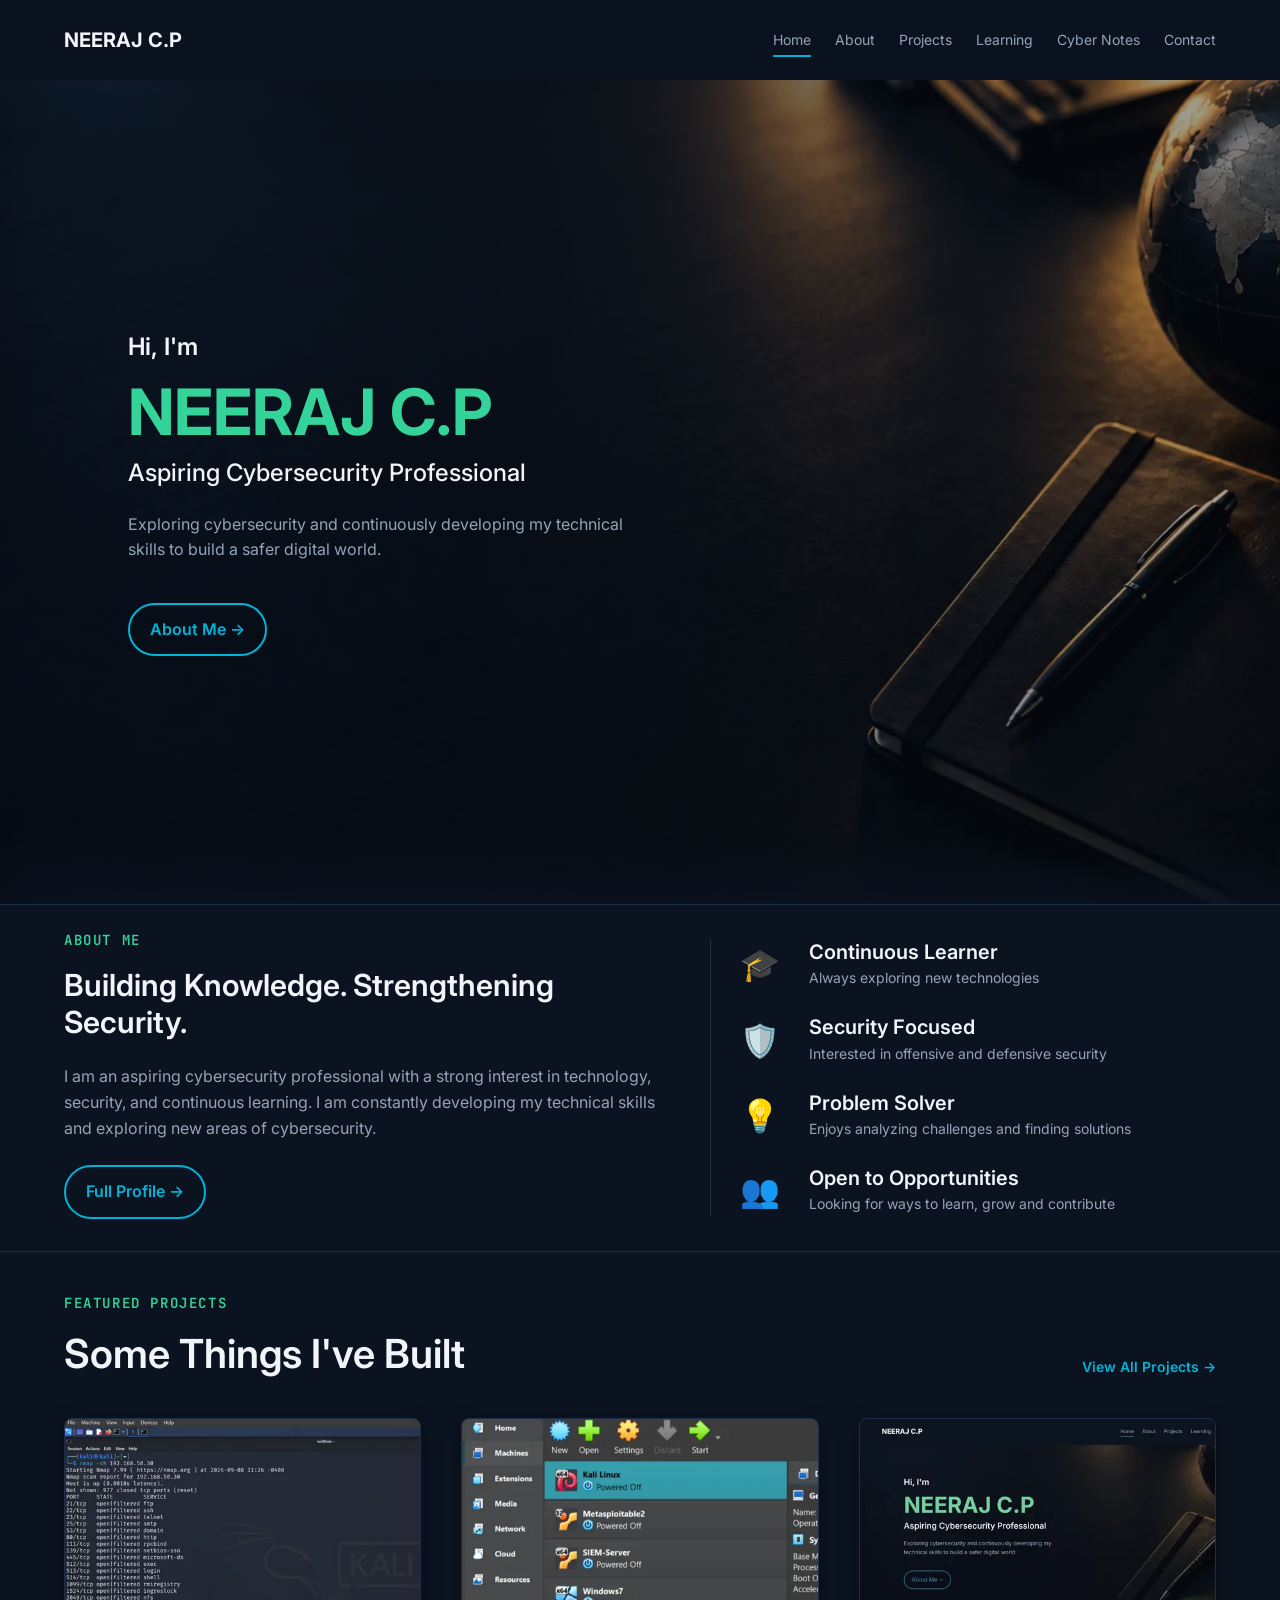
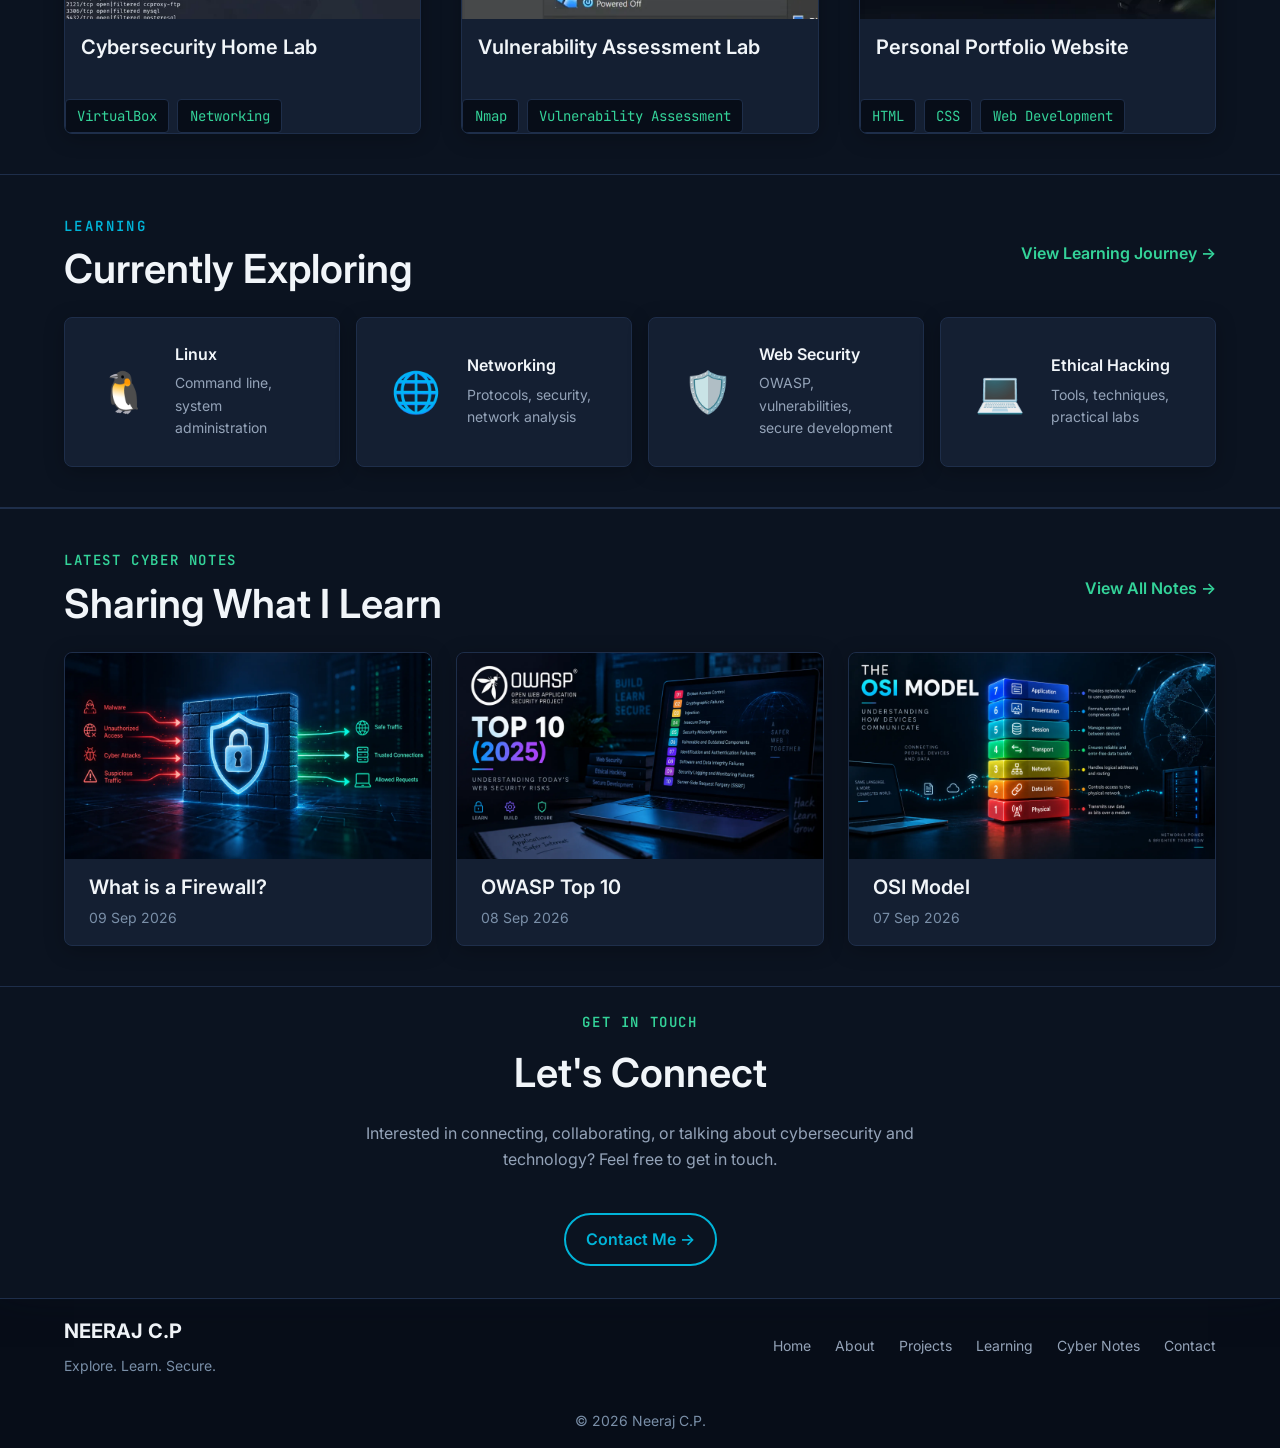
<file: index.html>
<!DOCTYPE html>
<html lang="en">
    <head>
        <meta charset="UTF-8">
        <meta name="viewport" content="width=device-width, initial-scale=1.0">
        <link rel="preconnect" href="https://fonts.googleapis.com">
        <link rel="preconnect" href="https://fonts.gstatic.com" crossorigin>
        <link href="https://fonts.googleapis.com/css2?family=Inter:wght@400;500;600;700&family=JetBrains+Mono:wght@400;600&display=swap" rel="stylesheet">
        <meta name="description" content="Neeraj C.P. is an aspiring cybersecurity professional exploring cybersecurity, technical skills, hands-on projects, and continuous learning.">        
        <title>Neeraj | Aspiring Cybersecurity Professional</title>
        <link rel="preload" as="image" href="images/bg1.webp" fetchpriority="high">
        <link rel="stylesheet" href="css/style.css">
    </head>

    <body>
        <header>
            <div class="container">
                <div class="leftSide">
                    <a href="index.html" class="myName">NEERAJ C.P</a>
                </div>

                <nav class="rightSide" aria-label="Main navigation">
                    <ul>
                        <li>
                            <a href="index.html" class="active">Home</a>
                        </li>
                        <li>
                            <a href="about.html">About</a>
                        </li>
                        <li>
                            <a href="projects.html">Projects</a>
                        </li>
                        <li>
                            <a href="learning.html">Learning</a>
                        </li>
                        <li>
                            <a href="cyberNotes.html">Cyber Notes</a>
                        </li>
                        <li>
                            <a href="contact.html">Contact</a>
                        </li>
                    </ul>
                </nav>
            </div>
        </header>

        <main>
            <section class="heroSection">
                <div class="container">
                    <div class="heroContent">
                        <p class="heroIntro">Hi, I'm</p>
                        <h1 class="heroName">NEERAJ C.P</h1>
                        <h2 class="heroTitle">Aspiring Cybersecurity Professional</h2>
                        <p class="heroBrief">
                            Exploring cybersecurity and continuously developing my technical skills 
                            to build a safer digital world.
                        </p>
                        <a href="about.html" class="button">About Me &rarr;</a>
                    </div>
                </div>
            </section>

            <div class="mainContent">
                <section class="aboutSection">
                    <div class="container">

                        <div class="aboutLeft">
                            <p class="aboutLabel">ABOUT ME</p>
                            <h2 class="aboutTitle">Building Knowledge. Strengthening Security.</h2>
                            <p class="aboutDescription">
                                I am an aspiring cybersecurity professional with a strong 
                                interest in technology, security, and continuous learning. 
                                I am constantly developing my technical skills and exploring 
                                new areas of cybersecurity.
                            </p>
                            <a href="about.html" class="button">Full Profile →</a>
                        </div>

                        <div class="aboutRight">
                            <div class="aboutFeature">
                                <div class="featureIcon" aria-hidden="true">🎓</div>
                                <div class="featureContent">
                                    <h3>Continuous Learner</h3>
                                    <p>Always exploring new technologies</p>
                                </div>
                            </div>
                            <div class="aboutFeature">
                                <div class="featureIcon" aria-hidden="true">🛡️</div>
                                <div class="featureContent">
                                    <h3>Security Focused</h3>
                                    <p>Interested in offensive and defensive security</p>
                                </div>
                            </div>
                            <div class="aboutFeature">
                                <div class="featureIcon" aria-hidden="true">💡</div>
                                <div class="featureContent">
                                    <h3>Problem Solver</h3>
                                    <p>Enjoys analyzing challenges and finding solutions</p>
                                </div>
                            </div>
                            <div class="aboutFeature">
                                <div class="featureIcon" aria-hidden="true">👥</div>
                                <div class="featureContent">
                                    <h3>Open to Opportunities</h3>
                                    <p>Looking for ways to learn, grow and contribute</p>
                                </div>
                            </div>
                        </div>
                    </div>
                </section>

                <section class="projectsSection">
                    <div class="container">
                        <div class="projectsHeader">
                            <div>
                                <p class="projectsLabel">FEATURED PROJECTS</p>
                                <h2 class="projectsTitle">Some Things I've Built</h2>
                            </div>
                            <a href="projects.html" class="viewProjects">View All Projects →</a>
                        </div>
                        
                        <div class="projectsGrid">
                            <article class="projectCard">
                                <div class="projectImage">
                                    <img src="images/projectsCard1.webp" alt="Cybersecurity Home Lab" loading="lazy" decoding="async">
                                    <div class="projectOverlay">
                                        <p>
                                            A self-built cybersecurity lab using VirtualBox with Kali Linux, 
                                            Windows 7, Metasploitable 2, and Windows Server. Designed for 
                                            hands-on learning, network configuration, vulnerability testing, 
                                            and exploring offensive and defensive security concepts.
                                        </p>
                                    </div>
                                </div>
                                <div class="projectContent">
                                    <h3>
                                        <a href="projects.html" class="projectLink">Cybersecurity Home Lab</a>
                                    </h3>
                                </div>
                                <div class="projectBottom">
                                    <div class="projectTags">
                                        <span class="tag">VirtualBox</span>
                                        <span class="tag">Networking</span>
                                    </div>
                                </div>
                            </article>

                            <article class="projectCard">
                                <div class="projectImage">
                                    <img src="images/projectsCard2.webp" alt="Vulnerability Assessment Lab" loading="lazy" decoding="async">
                                    <div class="projectOverlay">
                                        <p>
                                            A vulnerability assessment performed in a self-built virtual lab 
                                            environment. The project focuses on network discovery, port 
                                            scanning, service enumeration, identifying potential vulnerabilities, 
                                            and documenting security findings with recommended remediation steps.
                                        </p>
                                    </div>
                                </div>
                                <div class="projectContent">
                                    <h3>
                                        <a href="projects.html" class="projectLink">Vulnerability Assessment Lab</a>
                                    </h3>
                                </div>
                                <div class="projectBottom">
                                    <div class="projectTags">
                                        <span class="tag">Nmap</span>
                                        <span class="tag">Vulnerability Assessment</span>
                                    </div>
                                </div>
                            </article>

                            <article class="projectCard">
                                <div class="projectImage">
                                    <img src="images/projectsCard3.webp" alt="Personal Portfolio" loading="lazy" decoding="async">
                                    <div class="projectOverlay">
                                        <p>
                                            A personal portfolio website designed and built to showcase my 
                                            cybersecurity journey, skills, projects, and continuous learning. 
                                            Developed with a focus on clean design, responsive layouts, and 
                                            structured frontend development.
                                        </p>
                                    </div>
                                </div>
                                <div class="projectContent">
                                    <h3>
                                        <a href="projects.html" class="projectLink">Personal Portfolio Website</a>
                                    </h3>
                                </div>
                                <div class="projectBottom">
                                    <div class="projectTags">
                                        <span class="tag">HTML</span>
                                        <span class="tag">CSS</span>
                                        <span class="tag">Web Development</span>
                                    </div>
                                </div>
                            </article>
                        </div>
                    </div>
                </section>

                <section class="learningSection">
                    <div class="container">
                        <div class="learningHeader">
                            <div class="learningHeading">
                                <p class="learningLabel">LEARNING</p>
                                <h2 class="learningTitle">Currently Exploring</h2>
                            </div>
                            <a href="learning.html" class="viewLearning">View Learning Journey →</a>
                        </div>

                        <div class="learningGrid">
                            <article class="learningCard">
                                <div class="learningIcon" aria-hidden="true">🐧</div>
                                <div class="learningContent">
                                    <h3>
                                        <a href="learning.html" class="learningLink">Linux</a>
                                    </h3>
                                    <p>Command line, system administration</p>
                                </div>
                            </article>
                            <article class="learningCard">
                                <div class="learningIcon" aria-hidden="true">🌐</div>
                                <div class="learningContent">
                                    <h3>
                                        <a href="learning.html" class="learningLink">Networking</a>
                                    </h3>
                                    <p>Protocols, security, network analysis</p>
                                </div>
                            </article>
                            <article class="learningCard">
                                <div class="learningIcon" aria-hidden="true">🛡️</div>
                                <div class="learningContent">
                                    <h3>
                                        <a href="learning.html" class="learningLink">Web Security</a>
                                        </h3>
                                    <p>OWASP, vulnerabilities, secure development</p>
                                </div>
                            </article>
                            <article class="learningCard">
                                <div class="learningIcon" aria-hidden="true">💻</div>
                                <div class="learningContent">
                                    <h3>
                                        <a href="learning.html" class="learningLink">Ethical Hacking</a>
                                    </h3>
                                    <p>Tools, techniques, practical labs</p>
                                </div>
                            </article>
                        </div>
                    </div>
                </section>

                <section class="cyberNotesSection">
                    <div class="container">
                        <div class="cyberNotesHeader">
                            <div>
                                <p class="cyberNotesLabel">LATEST CYBER NOTES</p>
                                <h2 class="cyberNotesTitle">Sharing What I Learn</h2>
                            </div>
                            <a href="cyberNotes.html" class="viewCyberNotes">View All Notes →</a>
                        </div>
                        <div class="cyberNotesGrid">
                            <article class="cyberNotesCard">
                                <div class="cyberNotesImage">
                                    <img src="images/cyberNotesCard1.webp" alt="Firewall security concept" loading="lazy" decoding="async">
                                    <div class="cyberNotesOverlay">
                                        <p>
                                            A beginner-friendly guide to understanding 
                                            how firewalls work and help protect networks.
                                        </p>
                                    </div>
                                </div>
                                <div class="cyberNotesContent">
                                    <h3>
                                        <a href="cyberNotes.html" class="cyberNotesLink">What is a Firewall?</a>
                                    </h3>
                                    <time class="cyberNotesDate" datetime="2026-09-09">09 Sep 2026</time>
                                </div>
                            </article>
                            <article class="cyberNotesCard">
                                <div class="cyberNotesImage">
                                    <img src="images/cyberNotesCard2.webp" alt="OWASP Top 10" loading="lazy" decoding="async">
                                    <div class="cyberNotesOverlay">
                                        <p>
                                            A beginner-friendly overview of the OWASP Top 10 security risks 
                                            and why they matter in modern web application security.
                                        </p>
                                    </div>
                                </div>
                                <div class="cyberNotesContent">
                                    <h3>
                                        <a href="cyberNotes.html" class="cyberNotesLink">OWASP Top 10</a>
                                    </h3>
                                    <time class="cyberNotesDate" datetime="2026-09-08">08 Sep 2026</time>
                                </div>
                            </article>
                            <article class="cyberNotesCard">
                                <div class="cyberNotesImage">
                                    <img src="images/cyberNotesCard3.webp" alt="OSI Model" loading="lazy" decoding="async">
                                    <div class="cyberNotesOverlay">
                                        <p>
                                            A simple overview of the seven layers of the OSI Model 
                                            and how they help explain network communication 
                                            and troubleshooting.
                                        </p>
                                    </div>
                                </div>
                                <div class="cyberNotesContent">
                                    <h3>
                                        <a href="cyberNotes.html" class="cyberNotesLink">OSI Model</a>
                                    </h3>
                                    <time class="cyberNotesDate" datetime="2026-09-07">07 Sep 2026</time>
                                </div>
                            </article>
                        </div>
                    </div>
                </section>

                <section class="contactSection">
                    <div class="container">
                        <div class="contactContent">
                            <p class="contactLabel">GET IN TOUCH</p>
                            <h2 class="contactTitle">Let's Connect</h2>
                            <p class="contactDescription">
                                Interested in connecting, collaborating, or talking about 
                                cybersecurity and technology? Feel free to get in touch.
                            </p>
                            <a href="contact.html" class="button">Contact Me →</a>
                        </div>
                    </div>
                </section>

            </div>
            
        </main>

        <footer>

            <div class="container footerContainer">
                <div class="footerLeft">
                    <a href="index.html" class="footerName">NEERAJ C.P</a>
                    <p>Explore. Learn. Secure.</p>
                </div>
                
                <div class="footerRight">
                    <a href="index.html">Home</a>
                    <a href="about.html">About</a>
                    <a href="projects.html">Projects</a>
                    <a href="learning.html">Learning</a>
                    <a href="cyberNotes.html">Cyber Notes</a>
                    <a href="contact.html">Contact</a>
                </div>

            </div>

            <div class="footerBottom">
                <div class="container">
                    <p>© 2026 Neeraj C.P.</p>
                </div>
            </div>

        </footer>
        
    </body>
</html>
</file>
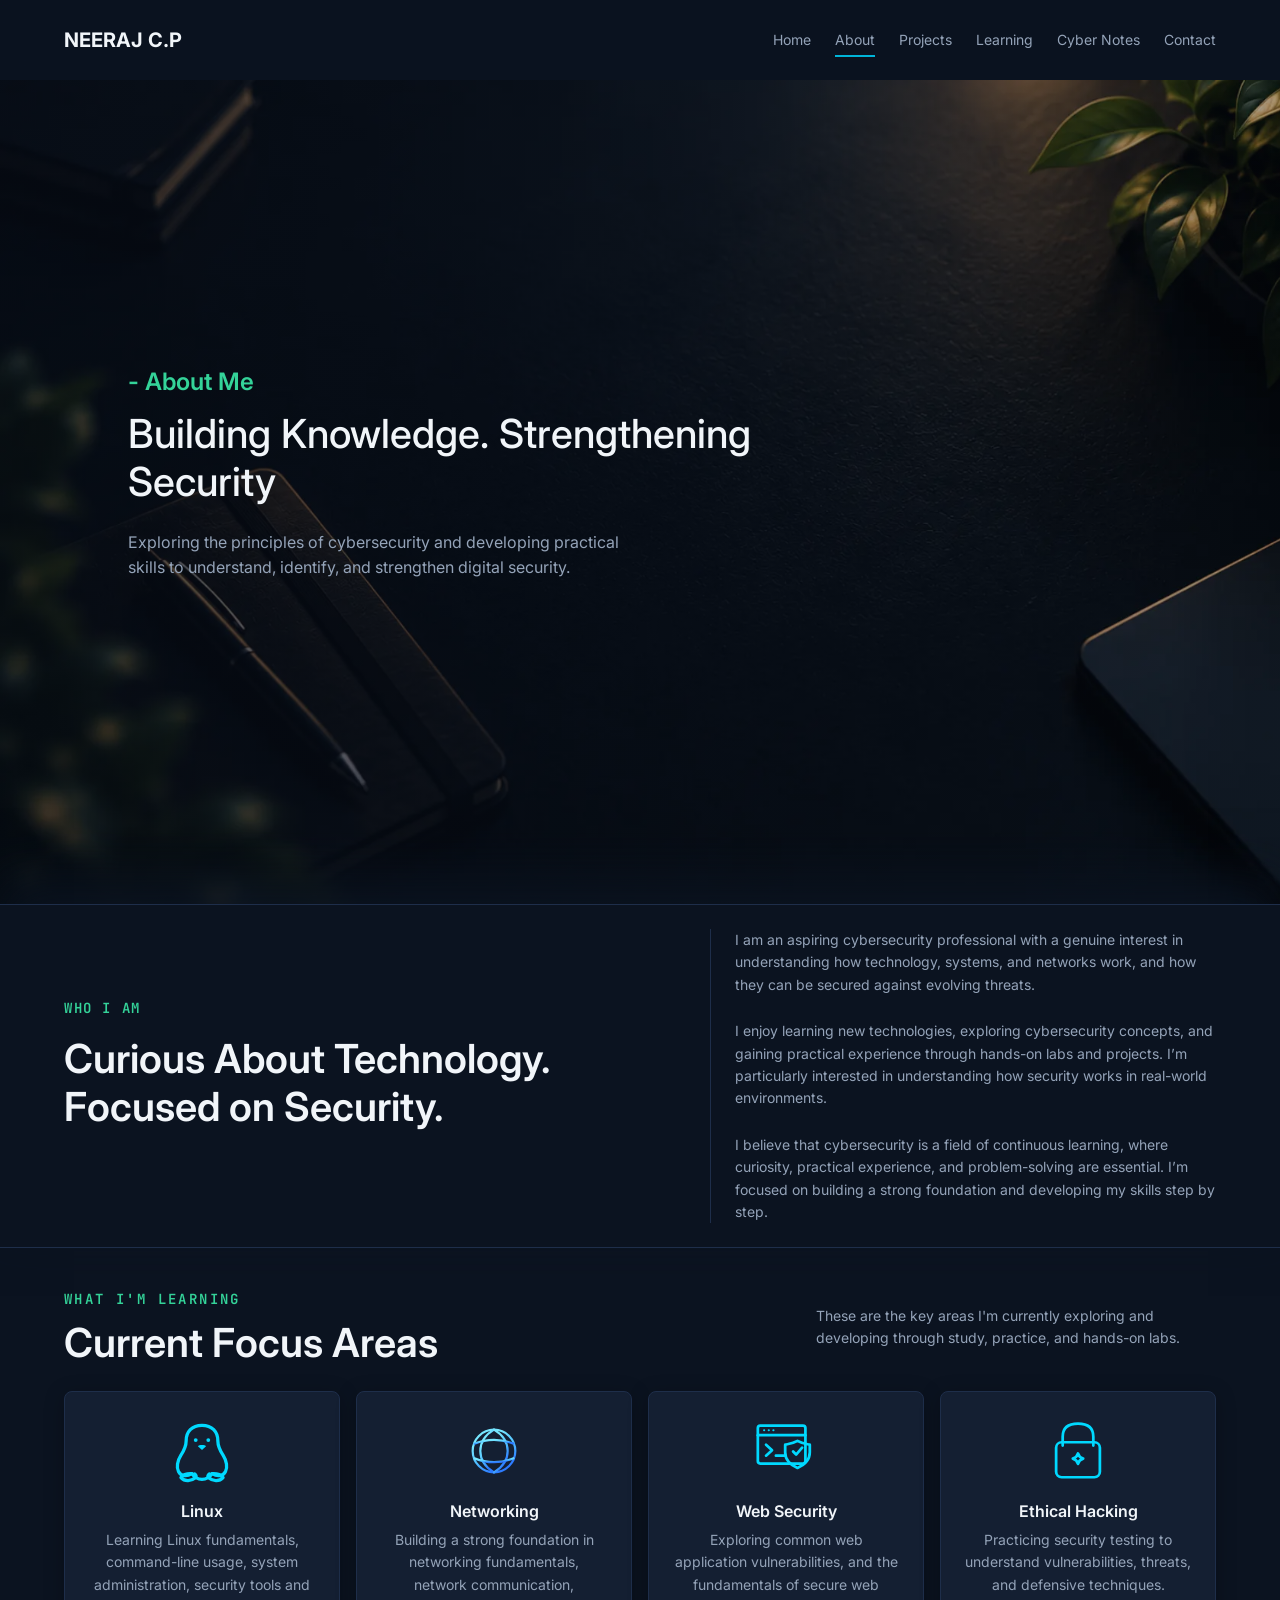
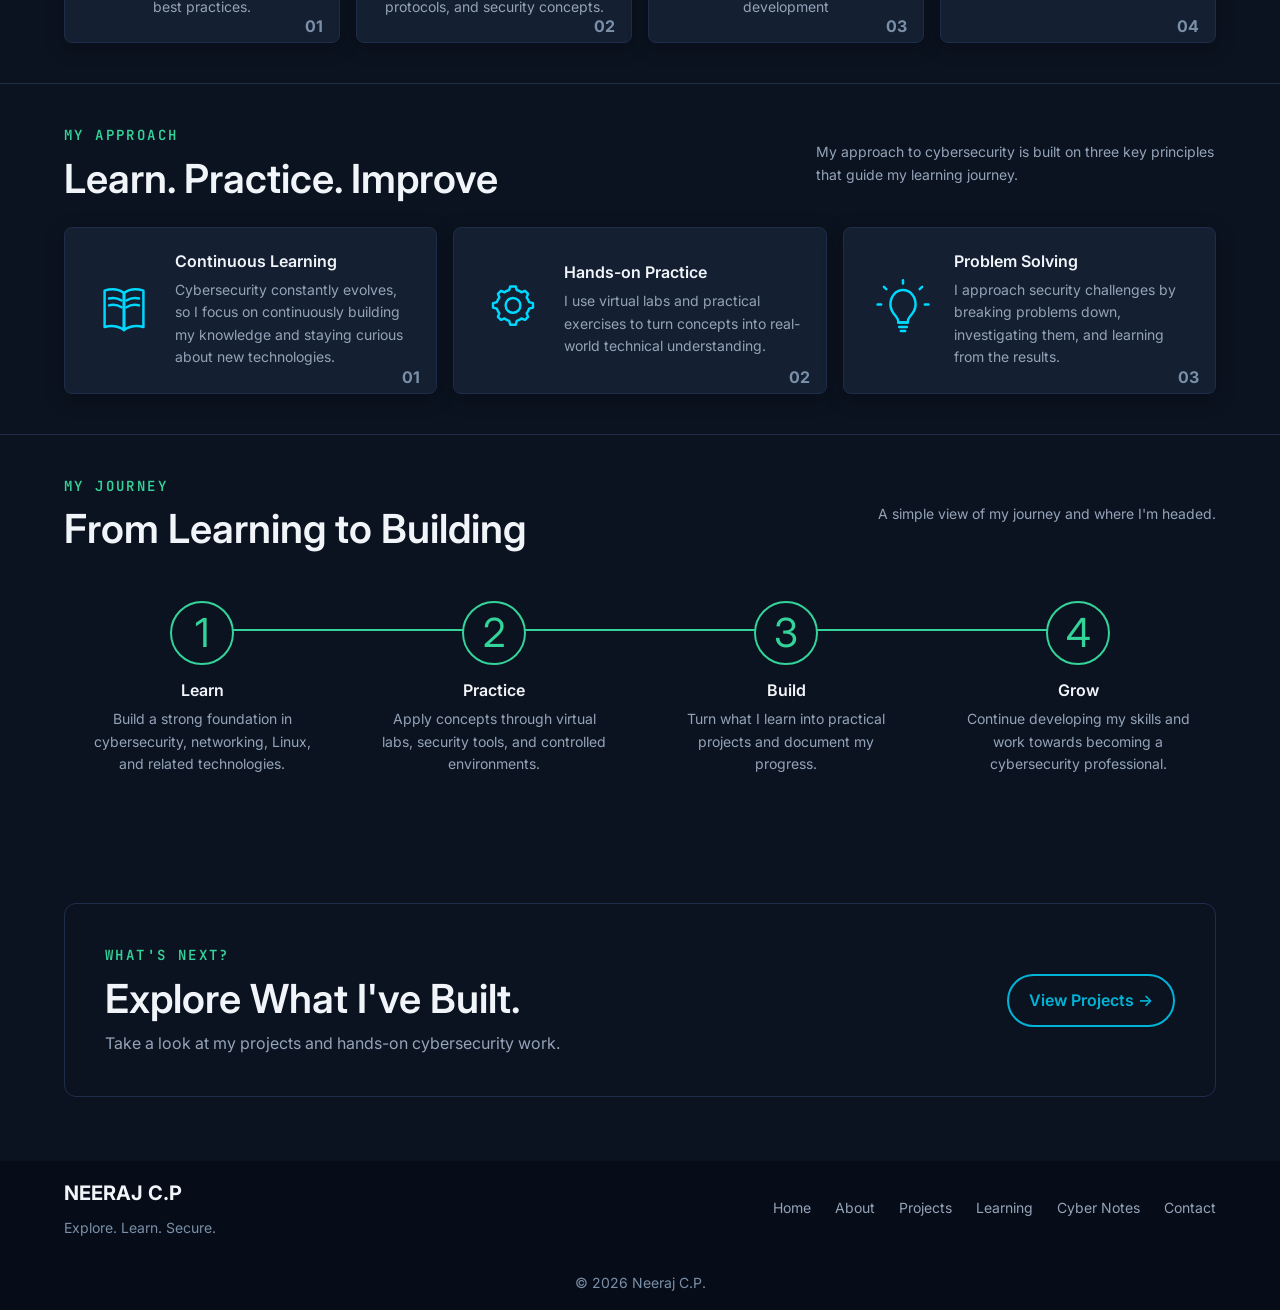
<file: about.html>
<!DOCTYPE html>
<html lang="en">
    <head>
        <meta charset="UTF-8">
        <meta name="viewport" content="width=device-width, initial-scale=1.0">
        <link rel="preconnect" href="https://fonts.googleapis.com">
        <link rel="preconnect" href="https://fonts.gstatic.com" crossorigin>
        <link href="https://fonts.googleapis.com/css2?family=Inter:wght@400;500;600;700&family=JetBrains+Mono:wght@400;600&display=swap" rel="stylesheet">
        <meta name="description" content="Learn more about Neeraj C.P., an aspiring cybersecurity professional focused on continuous learning, practical skills, and cybersecurity.">
        <title>Neeraj | About</title>
        <link rel="preload" as="image" href="images/bg2.webp" fetchpriority="high">
        <link rel="stylesheet" href="css/style.css">
    </head>

    <body>
        <header>
            <div class="container">
                <div class="leftSide">
                    <a href="index.html" class="myName">NEERAJ C.P</a>
                </div>

                <nav class="rightSide" aria-label="Main navigation">
                    <ul>
                        <li>
                            <a href="index.html">Home</a>
                        </li>
                        <li>
                            <a href="about.html" class="active">About</a>
                        </li>
                        <li>
                            <a href="projects.html">Projects</a>
                        </li>
                        <li>
                            <a href="learning.html">Learning</a>
                        </li>
                        <li>
                            <a href="cyberNotes.html">Cyber Notes</a>
                        </li>
                        <li>
                            <a href="contact.html">Contact</a>
                        </li>
                    </ul>
                </nav>
            </div>
        </header>

        <main>
            <section class="aboutHero">
                <div class="container">
                    <div class="heroContent">
                        <p class="commonHeroIntro"> - About Me</p>
                        <h1 class="commonHeroTitle">Building Knowledge. Strengthening Security</h1>
                        <p class="commonHeroBrief">
                            Exploring the principles of cybersecurity and developing practical 
                            skills to understand, identify, and strengthen digital security.
                        </p>
                    </div>
                </div>
            </section>

            <div class="mainContent">

                <section class="whoSection">
                    <div class="container">

                        <div class="whoLeft">
                            <p class="whoLabel">WHO I AM</p>
                            <h2 class="whoTitle">Curious About Technology. Focused on Security.</h2>
                        </div>
                        <div class="whoRight">
                            <div class="whoFeature">
                                    <p>
                                        I am an aspiring cybersecurity professional with a 
                                        genuine interest in understanding how technology, systems, 
                                        and networks work, and how they can be secured against 
                                        evolving threats.
                                    </p>
                                    <p>
                                        I enjoy learning new technologies, exploring cybersecurity concepts, 
                                        and gaining practical experience through hands-on labs and projects. 
                                        I’m particularly interested in understanding how security works 
                                        in real-world environments.
                                    </p>
                                    <p>
                                        I believe that cybersecurity is a field of continuous learning, 
                                        where curiosity, practical experience, and problem-solving are essential. 
                                        I’m focused on building a strong foundation and developing my skills 
                                        step by step.
                                    </p>
                                </div>
                            </div>
                        </div>
                    </div>
                </section>

                <section class="whatSection">
                    <div class="container">
                        <div class="whatHeader">
                            <div class="whatHeading">
                                <p class="whatLabel">WHAT I'M LEARNING</p>
                                <h2 class="whatTitle">Current Focus Areas</h2>
                            </div>
                            <p class="whatHeaderRight">
                                These are the key areas I'm currently exploring and 
                                developing through study, practice, and hands-on labs.
                            </p>
                        </div>

                        <div class="whatGrid">
                            <article class="whatCard">
                                <div class="whatIcon">
                                    <img src="icons/linux.svg" alt="linux" loading="lazy" decoding="async">
                                </div>
                                <div class="whatContent">
                                    <h3>Linux</h3>
                                    <p>
                                        Learning Linux fundamentals, command-line usage, 
                                        system administration, security tools and best practices.
                                    </p>
                                </div>
                                <div class="whatNumber">01</div>
                            </article>
                            <article class="whatCard">
                                <div class="whatIcon">
                                    <img src="icons/networking.svg" alt="networking" loading="lazy" decoding="async">
                                </div>
                                <div class="whatContent">
                                    <h3>Networking</h3>
                                    <p>
                                        Building a strong foundation in networking fundamentals, 
                                        network communication, protocols, and security concepts.
                                    </p>
                                </div>
                                <div class="whatNumber">02</div>
                            </article>
                            <article class="whatCard">
                                <div class="whatIcon">
                                    <img src="icons/webSecurity.svg" alt="webSecurity" loading="lazy" decoding="async">
                                </div>
                                <div class="whatContent">
                                    <h3>Web Security</h3>
                                    <p>
                                        Exploring common web application vulnerabilities, 
                                        and the fundamentals of secure web development</p>
                                </div>
                                <div class="whatNumber">03</div>
                            </article>
                            <article class="whatCard">
                                <div class="whatIcon">
                                    <img src="icons/ethicalHacking.svg" alt="ethicalHacking" loading="lazy" decoding="async">
                                </div>
                                <div class="whatContent">
                                    <h3>Ethical Hacking</h3>
                                    <p>
                                        Practicing security testing to understand vulnerabilities, 
                                        threats, and defensive techniques.
                                    </p>
                                </div>
                                <div class="whatNumber">04</div>
                            </article>
                        </div>
                    </div>
                </section>

                 <section class="approachSection">
                    <div class="container">
                        <div class="approachHeader">
                            <div class="approachHeading">
                                <p class="approachLabel">MY  APPROACH</p>
                                <h2 class="approachTitle">Learn. Practice. Improve</h2>
                            </div>
                            <p class="approachHeaderRight">
                                My approach to cybersecurity is built on three key principles 
                                that guide my learning journey.
                            </p>
                        </div>

                        <div class="approachGrid">
                            <article class="approachCard">
                                <div class="approachIcon">
                                    <img src="icons/continuousLearning.svg" alt="learning" loading="lazy" decoding="async">
                                </div>
                                <div class="approachContent">
                                    <h3>Continuous Learning</h3>
                                    <p>
                                        Cybersecurity constantly evolves, so I focus on 
                                        continuously building my knowledge and staying curious 
                                        about new technologies.
                                    </p>
                                </div>
                                <div class="approachNumber">01</div>
                            </article>
                            <article class="approachCard">
                                <div class="approachIcon">
                                    <img src="icons/handsOnPractice.svg" alt="handsOnPractice" loading="lazy" decoding="async">
                                </div>
                                <div class="approachContent">
                                    <h3>Hands-on Practice</h3>
                                    <p>
                                        I use virtual labs and practical exercises to turn 
                                        concepts into real-world technical understanding.
                                    </p>
                                </div>
                                <div class="approachNumber">02</div>
                            </article>
                            <article class="approachCard">
                                <div class="approachIcon">
                                    <img src="icons/problemSolving.svg" alt="problemSolving" loading="lazy" decoding="async">
                                </div>
                                <div class="approachContent">
                                    <h3>Problem Solving</h3>
                                    <p>
                                        I approach security challenges by breaking problems down, 
                                        investigating them, and learning from the results.
                                    </p>
                                </div>
                                <div class="approachNumber">03</div>
                            </article>
                        </div>
                    </div>
                </section>

                <section class="journeySection">
                    <div class="container">
                        <div class="journeyHeader">
                            <div class="journeyHeading">
                                <p class="journeyLabel">MY JOURNEY</p>
                                <h2 class="journeyTitle">From Learning to Building</h2>
                            </div>
                            <p class="journeyHeaderRight">A simple view of my journey and where I'm headed.</p>
                        </div>

                        <div class="journeyGrid">
                            <article class="journeyCard">
                                <div class="journeyIcon">
                                    <div class="journeyTimeline">1</div>
                                </div>
                                <div class="journeyContent">
                                    <h3>Learn</h3>
                                    <p>
                                        Build a strong foundation in cybersecurity, networking, 
                                        Linux, and related technologies.
                                    </p>
                                </div>
                            </article>
                            <article class="journeyCard">
                                <div class="journeyIcon">
                                    <div class="journeyTimeline">2</div>
                                </div>
                                <div class="journeyContent">
                                    <h3>Practice</h3>
                                    <p>
                                        Apply concepts through virtual labs, security tools, 
                                        and controlled environments.
                                    </p>
                                </div>
                            </article>
                            <article class="journeyCard">
                                <div class="journeyIcon">
                                    <div class="journeyTimeline">3</div>
                                </div>
                                <div class="journeyContent">
                                    <h3>Build</h3>
                                    <p>
                                        Turn what I learn into practical projects and document my progress.
                                    </p>
                                </div>
                            </article>
                            <article class="journeyCard">
                                <div class="journeyIcon">
                                    <div class="journeyTimeline">4</div>
                                </div>
                                <div class="journeyContent">
                                    <h3>Grow</h3>
                                    <p>
                                        Continue developing my skills and work towards becoming a 
                                        cybersecurity professional.
                                    </p>
                                </div>
                            </article>
                        </div>
                    </div>
                </section>

                <section class="whatsNextSection">
                    <div class="container">
                        <div class="whatsNextCard">
                            <div class="whatsNextLeft">
                                <p class="whatsNextLabel">WHAT'S NEXT?</p>
                                <h2 class="whatsNextTitle">Explore What I've Built.</h2>
                                <p class="whatsNextBrief">Take a look at my projects and hands-on cybersecurity work.</p>
                            </div>
                            <a href="projects.html" class="button">View Projects &rarr;</a>
                        </div>
                    </div>
                </section>
                
            </div>
            
        </main>

        <footer>

            <div class="container footerContainer">
                <div class="footerLeft">
                    <a href="index.html" class="footerName">NEERAJ C.P</a>
                    <p>Explore. Learn. Secure.</p>
                </div>
                
                <div class="footerRight">
                    <a href="index.html">Home</a>
                    <a href="about.html">About</a>
                    <a href="projects.html">Projects</a>
                    <a href="learning.html">Learning</a>
                    <a href="cyberNotes.html">Cyber Notes</a>
                    <a href="contact.html">Contact</a>
                </div>

            </div>

            <div class="footerBottom">
                <div class="container">
                    <p>© 2026 Neeraj C.P.</p>
                </div>
            </div>

        </footer>

    </body>
</html>
</file>
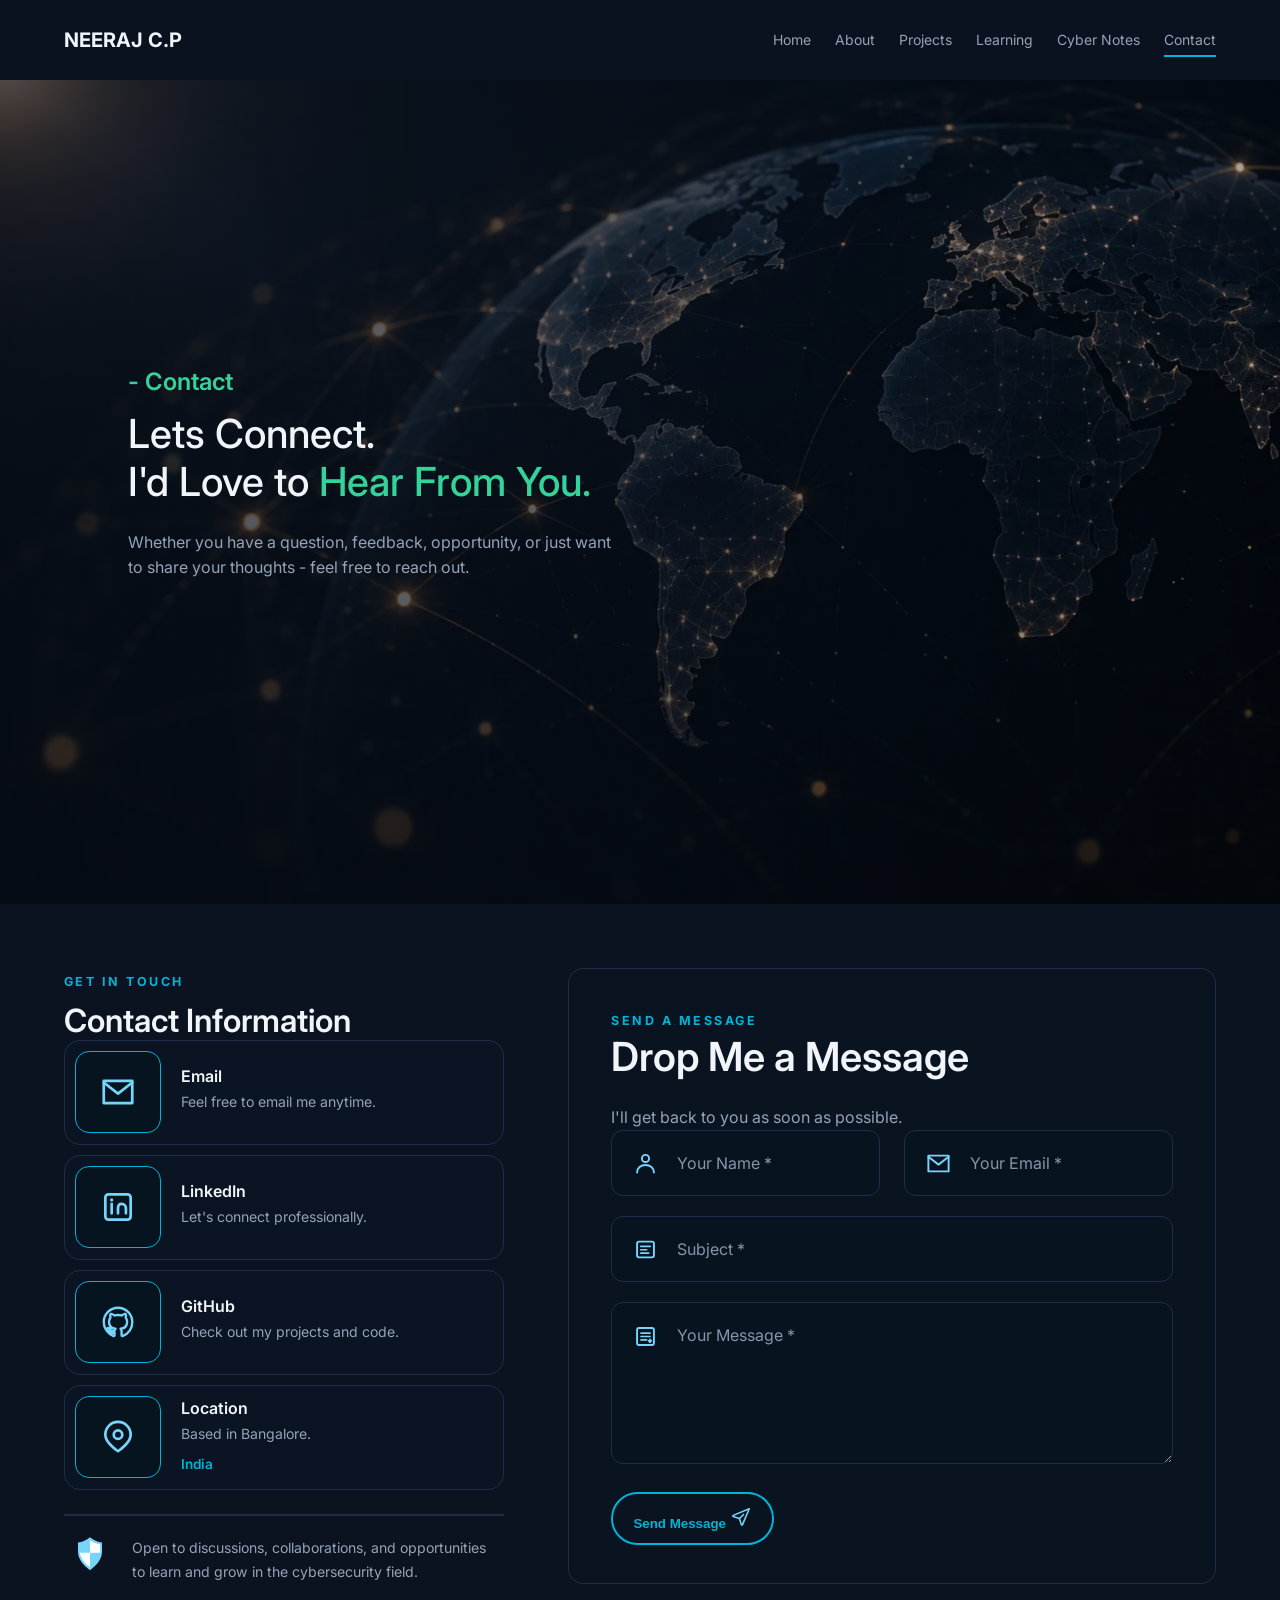
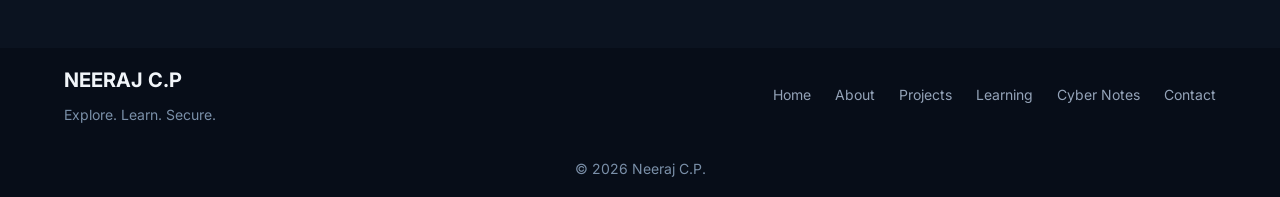
<file: contact.html>
<!DOCTYPE html>
<html lang="en">
    <head>
        <meta charset="UTF-8">
        <meta name="viewport" content="width=device-width, initial-scale=1.0">
        <link rel="preconnect" href="https://fonts.googleapis.com">
        <link rel="preconnect" href="https://fonts.gstatic.com" crossorigin>
        <link href="https://fonts.googleapis.com/css2?family=Inter:wght@400;500;600;700&family=JetBrains+Mono:wght@400;600&display=swap" rel="stylesheet">
        <meta name="description" content="Get in touch with Neeraj C.P. for questions, feedback, collaboration opportunities, or discussions about cybersecurity and technology.">        
        <title>Neeraj | Contact</title>
        <link rel="preload" as="image" href="images/bg6.webp" fetchpriority="high">
        <link rel="stylesheet" href="css/style.css">
    </head>

    <body>
        <header>
            <div class="container">
                <div class="leftSide">
                    <a href="index.html" class="myName">NEERAJ C.P</a>
                </div>

                <nav class="rightSide" aria-label="Main navigation">
                    <ul>
                        <li>
                            <a href="index.html">Home</a>
                        </li>
                        <li>
                            <a href="about.html">About</a>
                        </li>
                        <li>
                            <a href="projects.html">Projects</a>
                        </li>
                        <li>
                            <a href="learning.html">Learning</a>
                        </li>
                        <li>
                            <a href="cyberNotes.html">Cyber Notes</a>
                        </li>
                        <li>
                            <a href="contact.html" class="active">Contact</a>
                        </li>
                    </ul>
                </nav>
            </div>
        </header>

        <main>
            <section class="contactHero">
                <div class="container">
                    <div class="heroContent">
                        <p class="commonHeroIntro"> - Contact</p>
                        <h1 class="commonHeroTitle">Lets Connect.<br>I'd Love to <span>Hear From You.</span></h1>
                        <p class="commonHeroBrief">
                            Whether you have a question, feedback, opportunity, 
                            or just want to share your thoughts - feel free to reach out.
                        </p>
                    </div>
                </div>
            </section>

            <section class="getInTouchSection">
                <div class="contactInfo">
                    <div class="contactHeading">
                        <span class="contactIntro">GET IN TOUCH</span>
                        <h2 class="contactTitle">Contact Information</h2>
                    </div>
                    <div class="contactList">
                        <a href="mailto:cpneeraj12@gmail.com" class="contactItem" target="_blank">
                            <div class="contactIcon">
                                <img src="icons/email.svg" alt="email icon" loading="lazy" decoding="async">
                            </div>
                            <div class="contactDetails">
                                <h3>Email</h3>
                                <p>Feel free to email me anytime.</p>
                            </div>
                        </a>
                        <a href="https://www.linkedin.com/in/neeraj-cp-81b421101/" class="contactItem" target="_blank">
                            <div class="contactIcon">
                                <img src="icons/linkedin.svg" alt="linkedIn icon" loading="lazy" decoding="async">
                            </div>
                            <div class="contactDetails">
                                <h3>LinkedIn</h3>
                                <p>Let's connect professionally.</p>
                            </div>
                        </a>
                        <a href="https://github.com/neeraj-cp" class="contactItem" target="_blank">
                            <div class="contactIcon">
                                <img src="icons/github.svg" alt="github icon" loading="lazy" decoding="async">
                            </div>
                            <div class="contactDetails">
                                <h3>GitHub</h3>
                                <p>Check out my projects and code.</p>
                            </div>
                        </a>
                        <a href="https://maps.app.goo.gl/f7vEw7R2bcu4LhUEA" class="contactItem" target="_blank">
                            <div class="contactIcon">
                                <img src="icons/location.svg" alt="location icon" loading="lazy" decoding="async">
                            </div>
                            <div class="contactDetails">
                                <h3>Location</h3>
                                <p>Based in Bangalore.</p>
                                <span>India</span>
                            </div>                            
                        </a>
                    </div>
                    <!-- Contact Note -->
                    <div class="contactNote">
                        <div class="contactNoteIcon">
                            <img src="icons/shield.svg" alt="shield icon" loading="lazy" decoding="async">
                        </div>
                        <p>
                            Open to discussions, collaborations, and opportunities 
                            to learn and grow in the cybersecurity field.
                        </p>
                    </div>
                </div>
                <!-- Message Form -->
                <div class="contactFormContainer">
                    <div class="contactFormHeading">
                        <span class="contactIntro">SEND A MESSAGE</span>
                        <h2 class="contactTitle">Drop Me a Message</h2>
                        <p>I'll get back to you as soon as possible.</p>
                    </div>
                    <form class="contactForm" id="contactForm">
                        <input type="checkbox" name="botcheck" class="hidden">
                        <input type="hidden" name="access_key" value="440898f2-ea8f-4716-9ec2-dc85198e6a23">
                        <div class="formRow">
                            <div class="formField">
                                <label for="name">Your Name *</label>
                                <div class="inputWrapper">
                                    <img src="icons/contact.svg" alt="name icon" loading="lazy" decoding="async">
                                    <input
                                    type="text"
                                    id="name"
                                    name="name"
                                    placeholder="Your Name *"
                                    required
                                    >
                                </div>
                            </div>
                            <div class="formField">
                                <label for="email">Your Email *</label>
                                <div class="inputWrapper">
                                    <img src="icons/email.svg" alt="email icon" loading="lazy" decoding="async">
                                    <input
                                    type="email"
                                    id="email"
                                    name="email"
                                    placeholder="Your Email *"
                                    required
                                    >
                                </div>
                            </div>
                        </div>
                        <div class="formField">
                            <label for="subject">Subject *</label>
                            <div class="inputWrapper">
                                <img src="icons/subject.svg" alt="subject icon" loading="lazy" decoding="async">
                                <input
                                type="text"
                                id="subject"
                                name="subject"
                                placeholder="Subject *"
                                required
                                >
                            </div>
                            </div>
                        <div class="formField">
                            <label for="message">Your Message *</label>
                            <div class="inputWrapper textareaWrapper">
                            <img src="icons/message.svg" alt="message icon" loading="lazy" decoding="async">
                                <textarea
                                id="message"
                                name="message"
                                placeholder="Your Message *"
                                required
                                ></textarea>
                            </div>
                        </div>
                        <div class="formBottom">
                            <button type="submit" class="button">
                                <span>Send Message</span>
                            <img src="icons/sendMessage.svg" class="sendButton" alt="send icon" loading="lazy" decoding="async">
                            </button>
                            <div class="formResponse" id="formResponse">
                                <div class="responseIcon">
                                    <img src="icons/thankYou.svg" alt="thank icon" loading="lazy" decoding="async">
                                </div>
                                <p>
                                    Thanks for reaching out! <br>
                                    I'll respond as soon as I can.
                                </p>
                            </div>
                            <p class="formStatus" id="formStatus"></p>
                        </div>
                    </form>
                </div>
            </section>

        </main>

        <footer>
            <div class="container footerContainer">
                <div class="footerLeft">
                    <a href="index.html" class="footerName">NEERAJ C.P</a>
                    <p>Explore. Learn. Secure.</p>
                </div>    
                <div class="footerRight">
                    <a href="index.html">Home</a>
                    <a href="about.html">About</a>
                    <a href="projects.html">Projects</a>
                    <a href="learning.html">Learning</a>
                    <a href="cyberNotes.html">Cyber Notes</a>
                    <a href="contact.html">Contact</a>
                </div>
            </div>
            <div class="footerBottom">
                <div class="container">
                    <p>© 2026 Neeraj C.P.</p>
                </div>
            </div>
        </footer>
        
        <!-- java script for message form -->

        <script>
            const formResponse = document.getElementById("formResponse");
            const contactForm = document.getElementById("contactForm");
            const formStatus = document.getElementById("formStatus");
            const submitButton = contactForm.querySelector("button[type='submit']");

            contactForm.addEventListener("submit", async function(event)
            {
                event.preventDefault();
                const formData = new FormData(contactForm);
                submitButton.disabled = true;
                submitButton.querySelector("span").textContent = "Sending...";
                formStatus.textContent = "";
                formStatus.className = "formStatus";
                try
                {
                    const response = await fetch("https://api.web3forms.com/submit",
                    {
                        method: "POST",
                        body: formData
                    });
                    const result = await response.json();
                    if (result.success)
                    {
                        formStatus.textContent = "✓ Message sent successfully!";
                        formStatus.classList.add("success");
                        formResponse.classList.add("show");
                        contactForm.reset();
                    }
                    else
                    {
                        formStatus.textContent = "Something went wrong. Please try again.";
                        formStatus.classList.add("error");
                    }
                }
                catch (error)
                {
                    formStatus.textContent = "Unable to send the message. Please try again.";
                    formStatus.classList.add("error");
                }
                submitButton.disabled = false;
                submitButton.querySelector("span").textContent = "Send Message";
            });
        </script>

    </body>
</html>
</file>
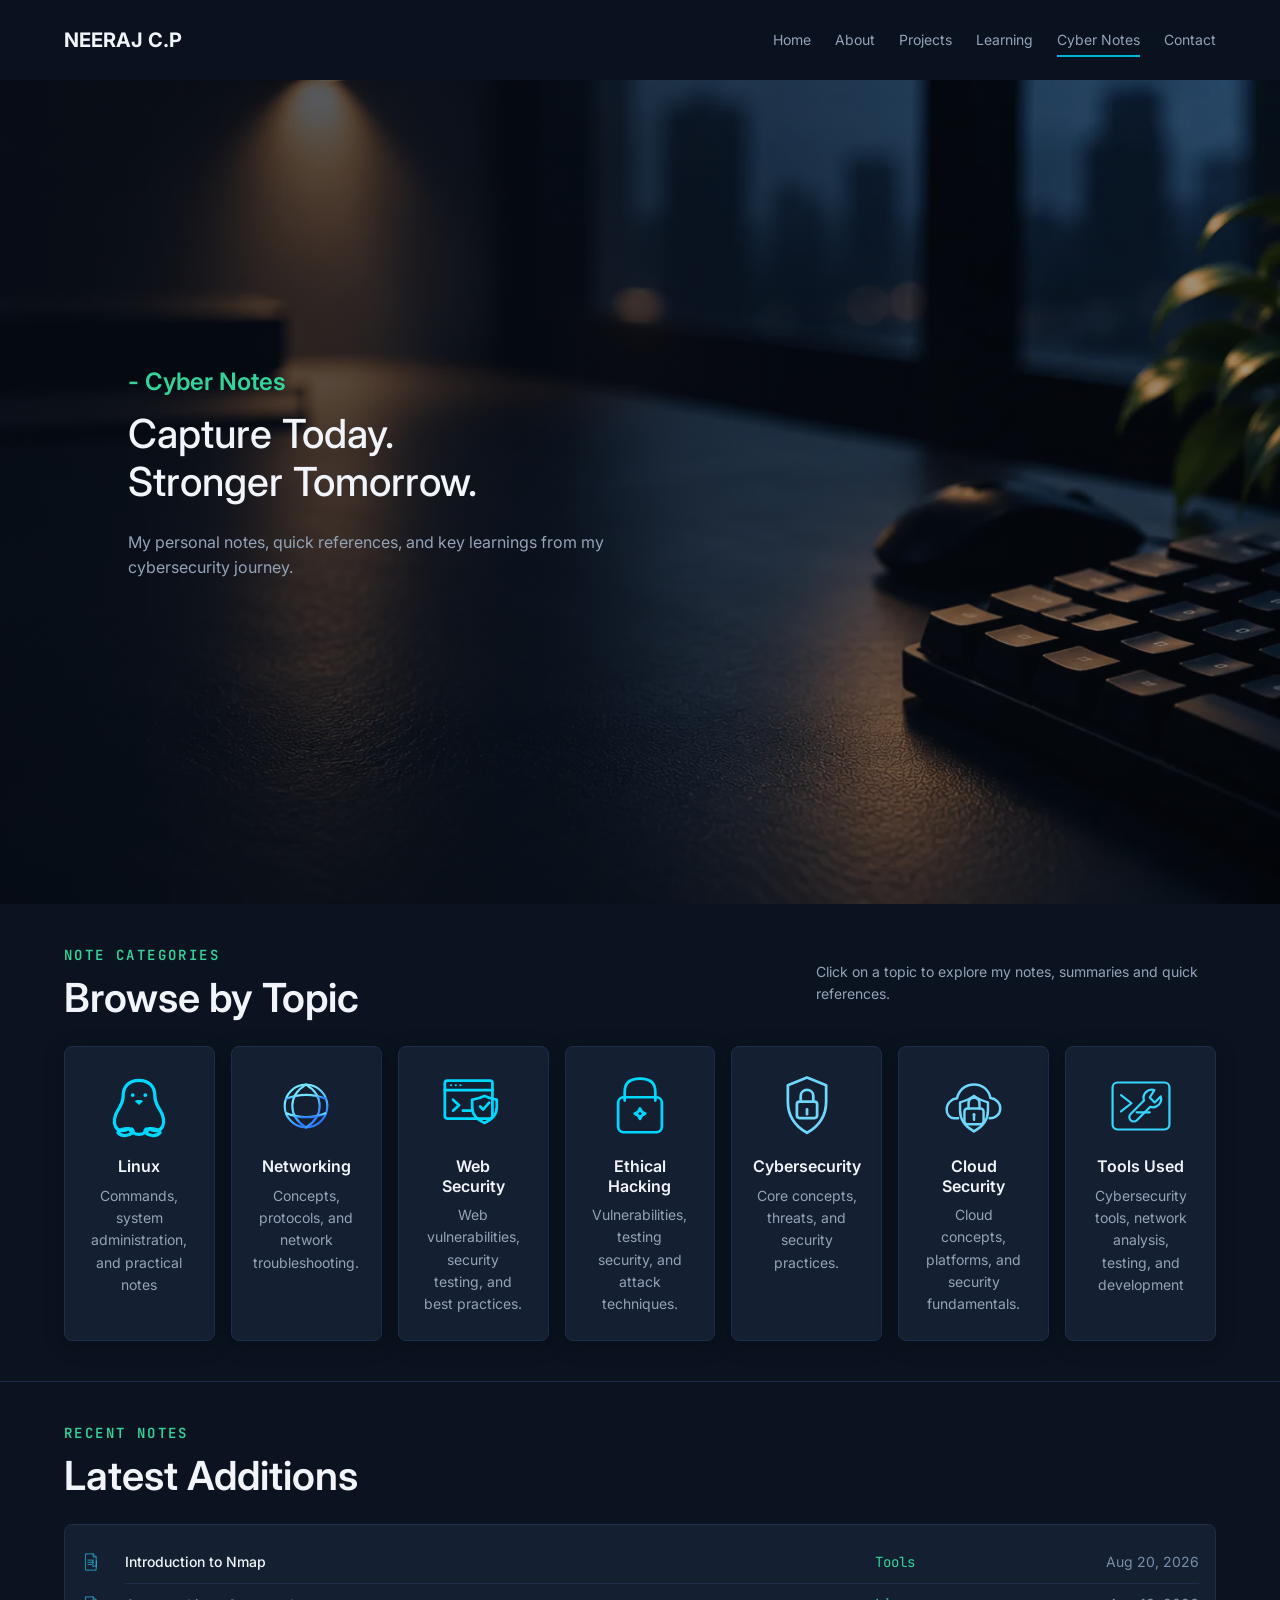
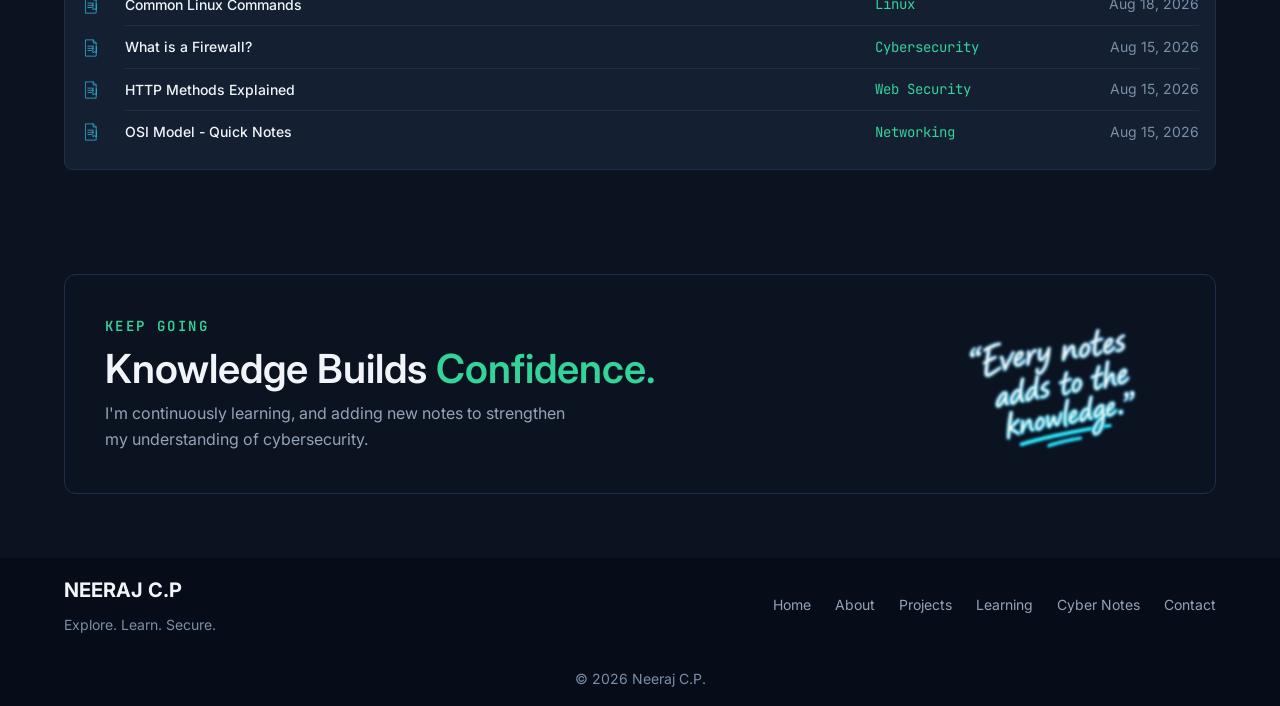
<file: cyberNotes.html>
<!DOCTYPE html>
<html lang="en">
    <head>
        <meta charset="UTF-8">
        <meta name="viewport" content="width=device-width, initial-scale=1.0">
        <link rel="preconnect" href="https://fonts.googleapis.com">
        <link rel="preconnect" href="https://fonts.gstatic.com" crossorigin>
        <link href="https://fonts.googleapis.com/css2?family=Inter:wght@400;500;600;700&family=JetBrains+Mono:wght@400;600&display=swap" rel="stylesheet">
        <meta name="description" content="Explore Neeraj C.P.'s cybersecurity notes, quick references, and key learnings covering Linux, networking, web security, ethical hacking, and cybersecurity.">
        <title>Neeraj | Cyber Notes</title>
        <link rel="preload" as="image" href="images/bg5.webp" fetchpriority="high">
        <link rel="stylesheet" href="css/style.css">
    </head>

    <body>
        <header>
            <div class="container">
                <div class="leftSide">
                    <a href="index.html" class="myName">NEERAJ C.P</a>
                </div>

                <nav class="rightSide" aria-label="Main navigation">
                    <ul>
                        <li>
                            <a href="index.html">Home</a>
                        </li>
                        <li>
                            <a href="about.html">About</a>
                        </li>
                        <li>
                            <a href="projects.html">Projects</a>
                        </li>
                        <li>
                            <a href="learning.html">Learning</a>
                        </li>
                        <li>
                            <a href="cyberNotes.html" class="active">Cyber Notes</a>
                        </li>
                        <li>
                            <a href="contact.html">Contact</a>
                        </li>
                    </ul>
                </nav>
            </div>
        </header>

        <main>
            <section class="cyberNotesHero">
                <div class="container">
                    <div class="heroContent">
                        <p class="commonHeroIntro"> - Cyber Notes</p>
                        <h1 class="commonHeroTitle">Capture Today.<br> Stronger Tomorrow.</h1>
                        <p class="commonHeroBrief">
                            My personal notes, quick references, and key learnings 
                            from my cybersecurity journey.
                        </p>
                    </div>
                </div>
            </section>

            <section class="noteSection">
                <div class="container">
                    <div class="noteHeader">
                        <div class="noteHeading">
                            <p class="noteLabel">NOTE CATEGORIES</p>
                            <h2 class="noteTitle">Browse by Topic</h2>
                        </div>
                        <p class="noteHeaderRight">
                            Click on a topic to explore my notes, summaries and quick references.
                        </p>
                    </div>
                    <div class="noteGrid">
                        <article class="noteCard" data-category="linux">
                            <div class="noteIcon">
                                <img src="icons/linux.svg" alt="linux" loading="lazy" decoding="async">
                            </div>
                            <div class="noteContent">
                                <h3>Linux</h3>
                                <p>Commands, system administration, and practical notes</p>
                            </div>
                        </article>
                        <article class="noteCard" data-category="networking">
                            <div class="noteIcon">
                                <img src="icons/networking.svg" alt="networkingImg" loading="lazy" decoding="async">
                            </div>
                            <div class="noteContent">
                                <h3>Networking</h3>
                                <p>Concepts, protocols, and network troubleshooting.</p>
                            </div>
                        </article>
                        <article class="noteCard" data-category="webSecurity">
                            <div class="noteIcon">
                                <img src="icons/webSecurity.svg" alt="webSecurityImg" loading="lazy" decoding="async">
                            </div>
                            <div class="noteContent">
                                <h3>Web Security</h3>
                                <p>Web vulnerabilities, security testing, and best practices.</p>
                            </div>
                        </article>
                        <article class="noteCard" data-category="ethicalHacking">
                            <div class="noteIcon">
                                <img src="icons/ethicalHacking.svg" alt="ethicalHackingImg" loading="lazy" decoding="async">
                            </div>
                            <div class="noteContent">
                                <h3>Ethical Hacking</h3>
                                <p>
                                    Vulnerabilities, testing security, 
                                    and attack techniques.
                                </p>
                            </div>
                        </article>
                        <article class="noteCard" data-category="cybersecurity">
                            <div class="noteIcon">
                                <img src="icons/cybersecurity.svg" alt="Cybersecurity" loading="lazy" decoding="async">
                            </div>
                            <div class="noteContent">
                                <h3>Cybersecurity</h3>
                                <p>Core concepts, threats, and security practices.</p>
                            </div>
                        </article>
                        <article class="noteCard" data-category="cloudSecurity">
                            <div class="noteIcon">
                                <img src="icons/cloudSecurity.svg" alt="Cloud Security" loading="lazy" decoding="async">
                            </div>
                            <div class="noteContent">
                                <h3>Cloud Security</h3>
                                <p>Cloud concepts, platforms, and security fundamentals.</p>
                            </div>
                        </article>
                        <article class="noteCard" data-category="tools">
                            <div class="noteIcon">
                                <img src="icons/tools.svg" alt="Tools Used" loading="lazy" decoding="async">
                            </div>
                            <div class="noteContent">
                                <h3>Tools Used</h3>
                                <p>Cybersecurity tools, network analysis, testing, and development</p>
                            </div>
                        </article>
                    </div>




                    <div class="notesDisplay hidden">
                        <div class="notesDisplayHeader">
                            <h2 class="notesDisplayTitle"></h2>
                        </div>
                        <div class="notesGrid"></div>
                        <button type="button" class="viewMoreButton hidden">View More</button>
                    </div>




                </div>
            </section>

            <section class="recentSection">
                <div class="container">
                    <div class="recentHeader">
                        <div class="recentHeading">
                            <p class="recentLabel">RECENT NOTES</p>
                            <h2 class="recentTitle">Latest Additions</h2>
                        </div>
                    </div>
                    <div class="recentGrid">
                        
                        <ul class="recentList">
                        <li class="recentItem">
                            <img src="icons/refernces.svg" class="recentIcon" alt="note icon">
                            <div class="recentContent">
                                <div class="recentBrief">
                                    <span>Introduction to Nmap</span>
                                </div>
                                <span class="recentCategory">Tools</span>
                                <time datetime="2026-08-20">Aug 20, 2026</time>
                            </div>
                        </li>
                            <li class="recentItem">
                                <img src="icons/refernces.svg" class="recentIcon" alt="note icon">
                                <div class="recentContent">
                                    <div class="recentBrief">
                                    <span>Common Linux Commands</span>
                                </div>
                                <span class="recentCategory">Linux</span>
                                <time datetime="2026-08-18">Aug 18, 2026</time>
                            </div>
                            </li>
                            <li class="recentItem">
                                <img src="icons/refernces.svg" class="recentIcon" alt="note icon">
                                <div class="recentContent">
                                    <div class="recentBrief">
                                        <span>What is a Firewall?</span>
                                    </div>
                                    <span class="recentCategory">Cybersecurity</span>
                                    <time datetime="2026-08-15">Aug 15, 2026</time>
                                </div>
                            </li>
                            <li class="recentItem">
                                <img src="icons/refernces.svg" class="recentIcon" alt="note icon">
                                <div class="recentContent">
                                    <div class="recentBrief">
                                        <span>HTTP Methods Explained</span>
                                    </div>
                                    <span class="recentCategory">Web Security</span>
                                    <time datetime="2026-08-15">Aug 15, 2026</time>
                                </div>      
                            </li>
                            <li class="recentItem">
                                <img src="icons/refernces.svg" class="recentIcon" alt="note icon">
                                <div class="recentContent">
                                    <div class="recentBrief">
                                        <span>OSI Model - Quick Notes</span>
                                    </div>
                                    <span class="recentCategory">Networking</span>
                                    <time datetime="2026-08-15">Aug 15, 2026</time>
                                </div>
                            </li>
                        </ul>

                    </div>
                </div>
            </section>

            <section class="whatsNextSection">
                <div class="container">
                    <div class="whatsNextCard">
                        <div class="whatsNextLeft">
                            <p class="whatsNextLabel">KEEP GOING</p>
                            <h2 class="whatsNextTitle">Knowledge Builds <span>Confidence.</span></h2>
                            <p class="whatsNextBrief">
                                I'm continuously learning, and adding new notes to strengthen 
                                <br>my understanding of cybersecurity.
                            </p>
                        </div>
                        <img src="images/notesQuote.webp" class="noteQuote" alt="quote">
                    </div>
                </div>
            </section>                        
        </main>

        <footer>
            <div class="container footerContainer">
                <div class="footerLeft">
                    <a href="index.html" class="footerName">NEERAJ C.P</a>
                    <p>Explore. Learn. Secure.</p>
                </div>    
                <div class="footerRight">
                    <a href="index.html">Home</a>
                    <a href="about.html">About</a>
                    <a href="projects.html">Projects</a>
                    <a href="learning.html">Learning</a>
                    <a href="cyberNotes.html">Cyber Notes</a>
                    <a href="contact.html">Contact</a>
                </div>
            </div>
            <div class="footerBottom">
                <div class="container">
                    <p>© 2026 Neeraj C.P.</p>
                </div>
            </div>
        </footer>

        <script src="js/cyberNotes.js"></script>

    </body>
</html>
</file>
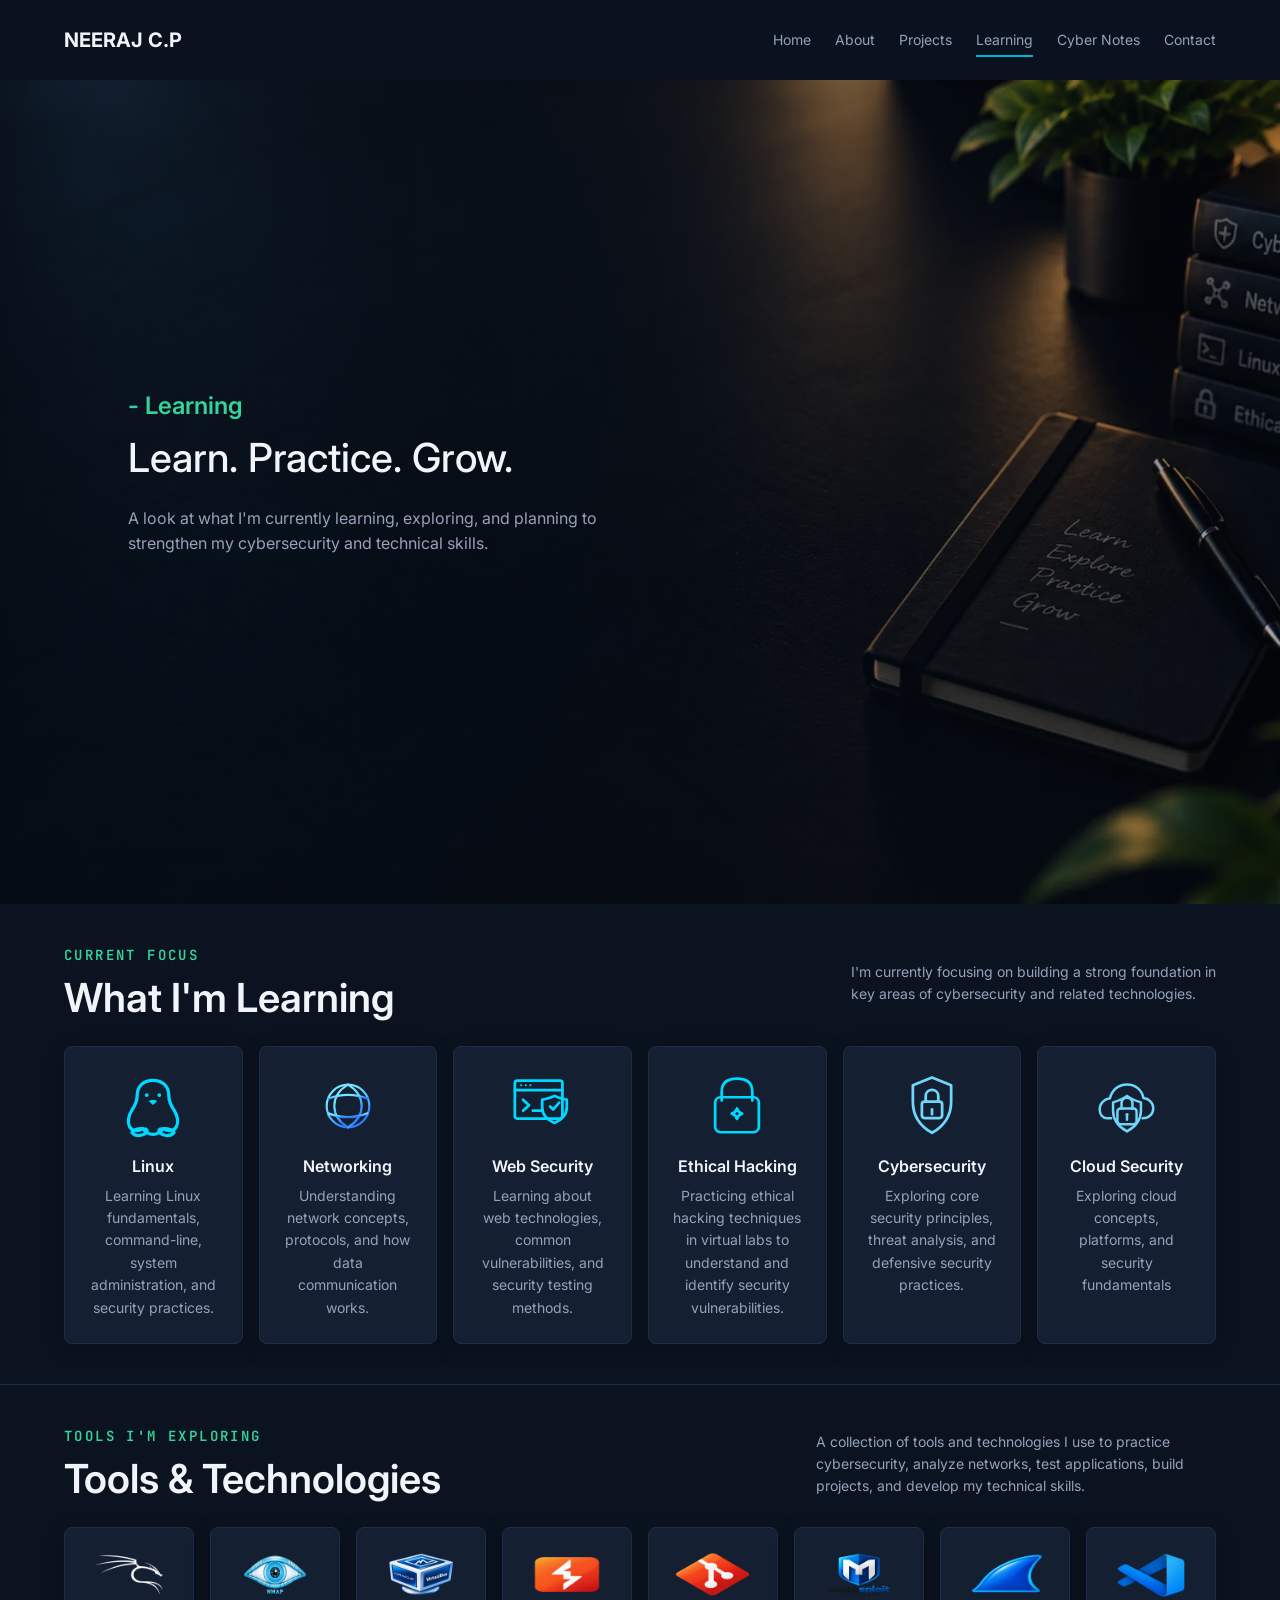
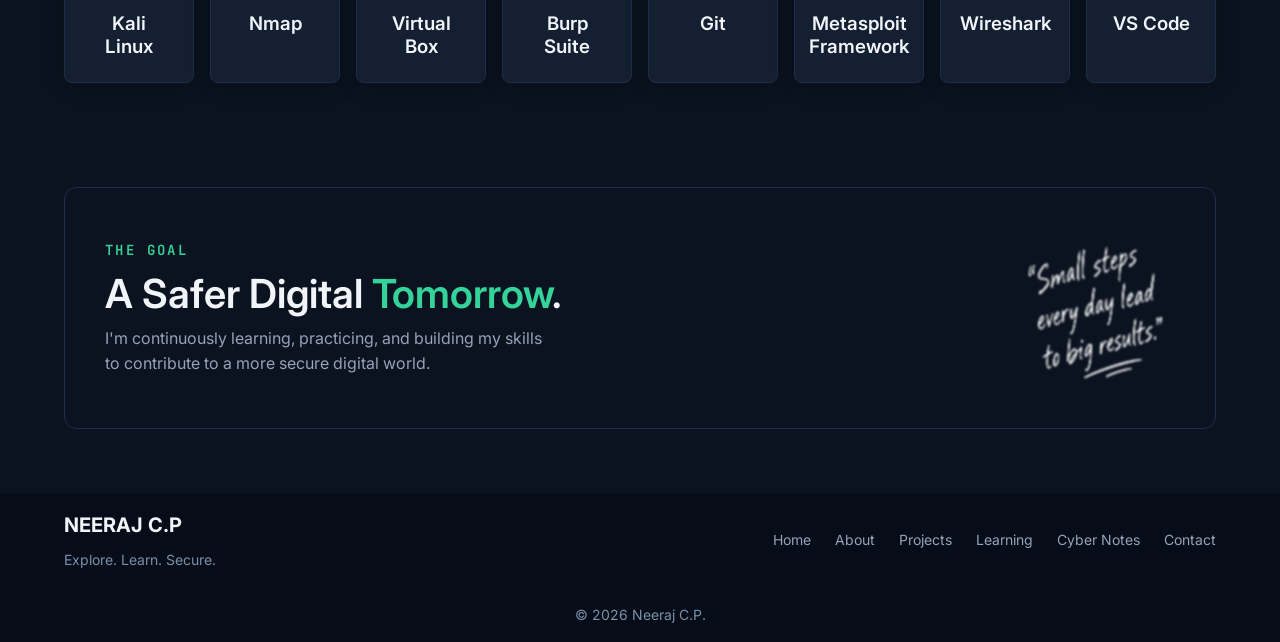
<file: learning.html>
<!DOCTYPE html>
<html lang="en">
    <head>
        <meta charset="UTF-8">
        <meta name="viewport" content="width=device-width, initial-scale=1.0">
        <link rel="preconnect" href="https://fonts.googleapis.com">
        <link rel="preconnect" href="https://fonts.gstatic.com" crossorigin>
        <link href="https://fonts.googleapis.com/css2?family=Inter:wght@400;500;600;700&family=JetBrains+Mono:wght@400;600&display=swap" rel="stylesheet">
        <meta name="description" content="Explore what Neeraj C.P. is currently learning, including Linux, networking, web security, ethical hacking, cybersecurity, and cloud security.">        
        <title>Neeraj | Learning</title>
        <link rel="preload" as="image" href="images/bg4.webp" fetchpriority="high">
        <link rel="stylesheet" href="css/style.css">
    </head>

    <body>
        <header>
            <div class="container">
                <div class="leftSide">
                    <a href="index.html" class="myName">NEERAJ C.P</a>
                </div>

                <nav class="rightSide" aria-label="Main navigation">
                    <ul>
                        <li>
                            <a href="index.html">Home</a>
                        </li>
                        <li>
                            <a href="about.html">About</a>
                        </li>
                        <li>
                            <a href="projects.html">Projects</a>
                        </li>
                        <li>
                            <a href="learning.html" class="active">Learning</a>
                        </li>
                        <li>
                            <a href="cyberNotes.html">Cyber Notes</a>
                        </li>
                        <li>
                            <a href="contact.html">Contact</a>
                        </li>
                    </ul>
                </nav>
            </div>
        </header>

        <main>
            <section class="learningHero">
                <div class="container">
                    <div class="heroContent">
                        <p class="commonHeroIntro"> - Learning</p>
                        <h1 class="commonHeroTitle">Learn. Practice. Grow.</h1>
                        <p class="commonHeroBrief">
                            A look at what I'm currently learning, exploring, and planning 
                            to strengthen my cybersecurity and technical skills.
                        </p>
                    </div>
                </div>
            </section>

            <section class="focusSection">
                <div class="container">
                    <div class="focusHeader">
                        <div class="focusHeading">
                            <p class="focusLabel">CURRENT FOCUS</p>
                            <h2 class="focusTitle">What I'm Learning</h2>
                        </div>
                        <p class="focusHeaderRight">
                            I'm currently focusing on building a strong foundation in <br>
                            key areas of cybersecurity and related technologies.
                        </p>
                    </div>
                    <div class="focusGrid">
                        <article class="focusCard">
                            <div class="focusIcon">
                                <img src="icons/linux.svg" alt="linux" loading="lazy" decoding="async">
                            </div>
                            <div class="focusContent">
                                <h3>Linux</h3>
                                <p>
                                    Learning Linux fundamentals, command-line, 
                                    system administration, and security practices.
                                </p>
                            </div>
                        </article>
                        <article class="focusCard">
                            <div class="focusIcon">
                                <img src="icons/networking.svg" alt="networking" loading="lazy" decoding="async">
                            </div>
                            <div class="focusContent">
                                <h3>Networking</h3>
                                <p>Understanding network concepts, protocols, 
                                    and how data communication works.
                                </p>
                            </div>
                        </article>
                        <article class="focusCard">
                            <div class="focusIcon">
                                <img src="icons/webSecurity.svg" alt="webSecurity" loading="lazy" decoding="async">
                            </div>
                            <div class="focusContent">
                                <h3>Web Security</h3>
                                <p>Learning about web technologies, common vulnerabilities, 
                                    and security testing methods.
                                </p>
                            </div>
                        </article>
                        <article class="focusCard">
                            <div class="focusIcon">
                                <img src="icons/ethicalHacking.svg" alt="ethicalHacking" loading="lazy" decoding="async">
                            </div>
                            <div class="focusContent">
                                <h3>Ethical Hacking</h3>
                                <p>
                                    Practicing ethical hacking techniques in virtual labs 
                                    to understand and identify security vulnerabilities.
                                </p>
                            </div>
                        </article>
                        <article class="focusCard">
                            <div class="focusIcon">
                                <img src="icons/cybersecurity.svg" alt="Cybersecurity" loading="lazy" decoding="async">
                            </div>
                            <div class="focusContent">
                                <h3>Cybersecurity</h3>
                                <p>
                                    Exploring core security principles, threat analysis, 
                                    and defensive security practices.
                                </p>
                            </div>
                        </article>
                        <article class="focusCard">
                            <div class="focusIcon">
                                <img src="icons/cloudSecurity.svg" alt="Cloud Security" loading="lazy" decoding="async">
                            </div>
                            <div class="focusContent">
                                <h3>Cloud Security</h3>
                                <p>Exploring cloud concepts, platforms, and security fundamentals</p>
                            </div>
                        </article>
                    </div>
                </div>
            </section>

            <section class="toolsSection">
                <div class="container">
                    <div class="toolsHeader">
                        <div class="toolsHeading">
                            <p class="toolsLabel">TOOLS I'M EXPLORING</p>
                            <h2 class="toolsTitle">Tools & Technologies</h2>
                        </div>
                        <p class="toolsHeaderRight">
                            A collection of tools and technologies I use to practice 
                            cybersecurity, analyze networks, test applications, 
                            build projects, and develop my technical skills.
                        </p>
                    </div>
                    <div class="toolsGrid">
                        <article class="toolsCard">
                            <div class="toolsIcon">
                                <img src="icons/kaliLinux.webp" alt="kali Linux" loading="lazy" decoding="async">
                            </div>
                            <div class="toolsContent">
                                <h3>Kali Linux</h3>
                            </div>
                        </article>
                        <article class="toolsCard">
                            <div class="toolsIcon">
                                <img src="icons/nmap.webp" alt="Nmap" loading="lazy" decoding="async">
                            </div>
                            <div class="toolsContent">
                                <h3>Nmap</h3>
                            </div>
                        </article>
                        <article class="toolsCard">
                            <div class="toolsIcon">
                                <img src="icons/virtualbox.webp" alt="Virtual Box" loading="lazy" decoding="async">
                            </div>
                            <div class="toolsContent">
                                <h3>Virtual Box</h3>
                            </div>
                        </article>
                        <article class="toolsCard">
                            <div class="toolsIcon">
                                <img src="icons/burpSuite.webp" alt="Burp suite" loading="lazy" decoding="async">
                            </div>
                            <div class="toolsContent">
                                <h3>Burp Suite</h3>
                            </div>
                        </article>
                        <article class="toolsCard">
                            <div class="toolsIcon">
                                <img src="icons/git.webp" alt="Git" loading="lazy" decoding="async">
                            </div>
                            <div class="toolsContent">
                                <h3>Git</h3>
                            </div>
                        </article>
                        <article class="toolsCard">
                            <div class="toolsIcon">
                                <img src="icons/metasploitFramework.webp" alt="metasploit framework" loading="lazy" decoding="async">
                            </div>
                            <div class="toolsContent">
                                <h3>Metasploit Framework</h3>
                            </div>
                        </article>
                        <article class="toolsCard">
                            <div class="toolsIcon">
                                <img src="icons/wireshark.webp" alt="wireshark" loading="lazy" decoding="async">
                            </div>
                            <div class="toolsContent">
                                <h3>Wireshark</h3>
                            </div>
                        </article>
                        <article class="toolsCard">
                            <div class="toolsIcon">
                                <img src="icons/vsCode.webp" alt="vs code" loading="lazy" decoding="async">
                            </div>
                            <div class="toolsContent">
                                <h3>VS Code</h3>
                            </div>
                        </article>
                    </div>
                </div>
            </section>

            <section class="whatsNextSection">
                <div class="container">
                    <div class="whatsNextCard">
                        <div class="whatsNextLeft">
                            <p class="whatsNextLabel">THE GOAL</p>
                            <h2 class="whatsNextTitle">A Safer Digital <span>Tomorrow</span>.</h2>
                            <p class="whatsNextBrief">
                                I'm continuously learning, practicing, and building my skills <br>
                                to contribute to a more secure digital world.
                            </p>
                        </div>
                        <img src="images/quote.webp" class="quote" alt="quote" loading="lazy" decoding="async">
                    </div>
                </div>
            </section>                        
        </main>

        <footer>
            <div class="container footerContainer">
                <div class="footerLeft">
                    <a href="index.html" class="footerName">NEERAJ C.P</a>
                    <p>Explore. Learn. Secure.</p>
                </div>    
                <div class="footerRight">
                    <a href="index.html">Home</a>
                    <a href="about.html">About</a>
                    <a href="projects.html">Projects</a>
                    <a href="learning.html">Learning</a>
                    <a href="cyberNotes.html">Cyber Notes</a>
                    <a href="contact.html">Contact</a>
                </div>
            </div>
            <div class="footerBottom">
                <div class="container">
                    <p>© 2026 Neeraj C.P.</p>
                </div>
            </div>
        </footer>

    </body>
</html>
</file>
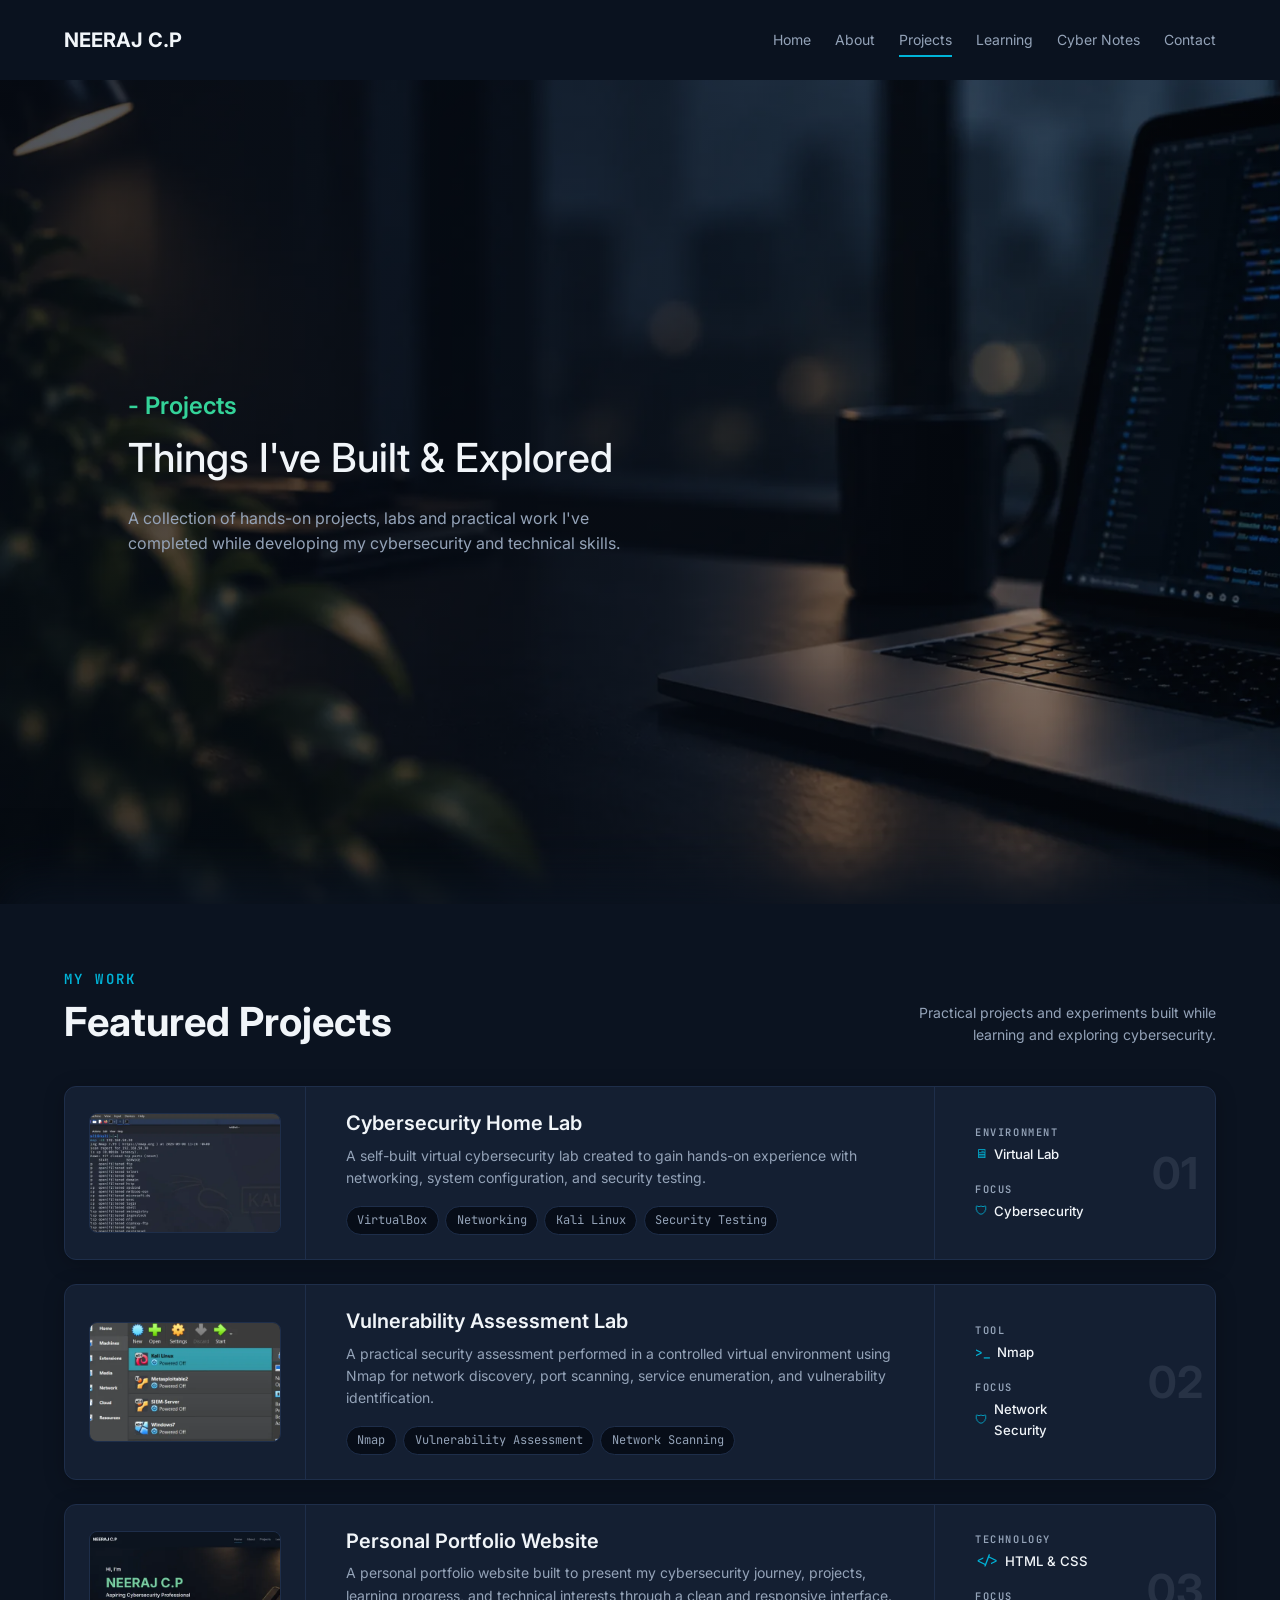
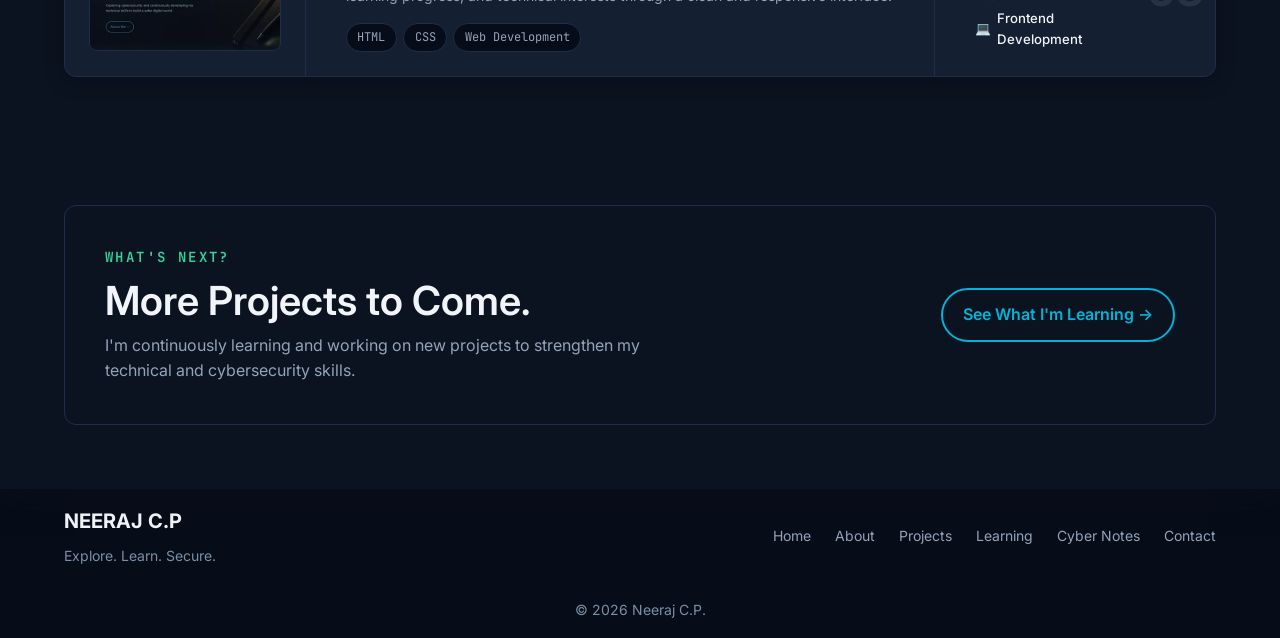
<file: projects.html>
<!DOCTYPE html>
<html lang="en">
    <head>
        <meta charset="UTF-8">
        <meta name="viewport" content="width=device-width, initial-scale=1.0">
        <link rel="preconnect" href="https://fonts.googleapis.com">
        <link rel="preconnect" href="https://fonts.gstatic.com" crossorigin>
        <link href="https://fonts.googleapis.com/css2?family=Inter:wght@400;500;600;700&family=JetBrains+Mono:wght@400;600&display=swap" rel="stylesheet">
        <meta name="description" content="Explore Neeraj C.P.'s cybersecurity projects, virtual labs, vulnerability assessments, and frontend development work.">        
        <title>Neeraj | Projects</title>
        <link rel="preload" as="image" href="images/bg3.webp" fetchpriority="high">
        <link rel="stylesheet" href="css/style.css">
    </head>

    <body>
        <header>
            <div class="container">
                <div class="leftSide">
                    <a href="index.html" class="myName">NEERAJ C.P</a>
                </div>

                <nav class="rightSide" aria-label="Main navigation">
                    <ul>
                        <li>
                            <a href="index.html">Home</a>
                        </li>
                        <li>
                            <a href="about.html">About</a>
                        </li>
                        <li>
                            <a href="projects.html" class="active">Projects</a>
                        </li>
                        <li>
                            <a href="learning.html">Learning</a>
                        </li>
                        <li>
                            <a href="cyberNotes.html">Cyber Notes</a>
                        </li>
                        <li>
                            <a href="contact.html">Contact</a>
                        </li>
                    </ul>
                </nav>
            </div>
        </header>

        <main>
            <section class="projectsHero">
                <div class="container">
                    <div class="heroContent">
                        <p class="commonHeroIntro"> - Projects</p>
                        <h1 class="commonHeroTitle">Things I've Built & Explored</h1>
                        <p class="commonHeroBrief">
                            A collection of hands-on projects, labs and practical work I've completed 
                            while developing my cybersecurity and technical skills.
                        </p>
                    </div>
                </div>
            </section>

            <div class="mainContent">

                <section class="workSection">
                    <div class="container">
                        <div class="workHeader">
                            <div class="workHeading">
                                <p class="workLabel">MY WORK</p>
                                <h2 class="workTitle">Featured Projects</h2>
                            </div>
                            <p class="workBrief">
                                Practical projects and experiments built while
                                <br>learning and exploring cybersecurity.
                            </p>
                        </div>
                
                        <div class="workList">
                            <article class="workRow">
                                <div class="workThumb">
                                    <img src="images/projectsCard1.webp" alt="Cybersecurity Home Lab" loading="lazy" decoding="async">
                                </div>
                                <div class="workMain">
                                    <h3 class="workProjectTitle">
                                        <a href="projects.html#home-lab" class="workRowLink">Cybersecurity Home Lab</a>
                                    </h3>
                                    <p class="workProjectDesc">
                                        A self-built virtual cybersecurity lab created to gain hands-on experience 
                                        with networking, system configuration, and security testing.
                                    </p>
                                    <div class="workTags">
                                        <span class="workTag">VirtualBox</span>
                                        <span class="workTag">Networking</span>
                                        <span class="workTag">Kali Linux</span>
                                        <span class="workTag">Security Testing</span>
                                    </div>
                                </div>
                                <div class="workMeta">
                                    <div class="metaItem">
                                        <span class="metaLabel">ENVIRONMENT</span>
                                        <span class="metaValue"><span class="metaIcon" aria-hidden="true">🖥</span> Virtual Lab</span>
                                    </div>
                                <div class="metaItem">
                                    <span class="metaLabel">FOCUS</span>
                                    <span class="metaValue"><span class="metaIcon" aria-hidden="true">🛡</span> Cybersecurity</span>
                                </div>
                            </div>
                            <div class="workNumber" aria-hidden="true">01</div>
                        </article>
                        
                        <article class="workRow">
                            <div class="workThumb">
                                <img src="images/projectsCard2.webp" alt="Vulnerability Assessment Lab" loading="lazy" decoding="async">
                            </div>
                            <div class="workMain">
                                <h3 class="workProjectTitle">
                                    <a href="projects.html#vuln-assessment" class="workRowLink">Vulnerability Assessment Lab</a>
                                </h3>
                                <p class="workProjectDesc">
                                    A practical security assessment performed in a controlled virtual environment 
                                    using Nmap for network discovery, port scanning, 
                                    service enumeration, and vulnerability identification.
                                </p>
                                <div class="workTags">
                                    <span class="workTag">Nmap</span>
                                    <span class="workTag">Vulnerability Assessment</span>
                                    <span class="workTag">Network Scanning</span>
                                </div>
                            </div>
                            <div class="workMeta">
                                <div class="metaItem">
                                    <span class="metaLabel">TOOL</span>
                                    <span class="metaValue"><span class="metaIcon" aria-hidden="true">&gt;_</span> Nmap</span>
                                </div>
                                <div class="metaItem">
                                    <span class="metaLabel">FOCUS</span>
                                    <span class="metaValue"><span class="metaIcon" aria-hidden="true">🛡</span> Network Security</span>
                                </div>
                            </div>
                            <div class="workNumber" aria-hidden="true">02</div>
                        </article>
                            <article class="workRow">
                                <div class="workThumb">
                                    <img src="images/projectsCard3.webp" alt="Personal Portfolio Website" loading="lazy" decoding="async">
                                </div>
                                <div class="workMain">
                                    <h3 class="workProjectTitle">
                                        <a href="projects.html#portfolio" class="workRowLink">Personal Portfolio Website</a>
                                    </h3>
                                    <p class="workProjectDesc">
                                        A personal portfolio website built to present my cybersecurity journey, 
                                        projects, learning progress, and technical interests through 
                                        a clean and responsive interface.
                                    </p>
                                    <div class="workTags">
                                        <span class="workTag">HTML</span>
                                        <span class="workTag">CSS</span>
                                        <span class="workTag">Web Development</span>
                                    </div>
                                </div>
                                <div class="workMeta">
                                    <div class="metaItem">
                                        <span class="metaLabel">TECHNOLOGY</span>
                                        <span class="metaValue"><span class="metaIcon" aria-hidden="true">&lt;/&gt;</span> HTML &amp; CSS</span>
                                    </div>
                                    <div class="metaItem">
                                        <span class="metaLabel">FOCUS</span>
                                        <span class="metaValue"><span class="metaIcon" aria-hidden="true">💻</span> Frontend Development</span>
                                    </div>
                                </div>
                                <div class="workNumber" aria-hidden="true">03</div>
                            </article>
                        </div>
                    </div>
                </section>


                <section class="whatsNextSection">
                    <div class="container">
                        <div class="whatsNextCard">
                            <div class="whatsNextLeft">
                                <p class="whatsNextLabel">WHAT'S NEXT?</p>
                                <h2 class="whatsNextTitle">More Projects to Come.</h2>
                                <p class="whatsNextBrief">
                                    I'm continuously learning and working on new projects 
                                    to strengthen my technical and cybersecurity skills.
                                </p>
                            </div>
                            <a href="learning.html" class="button">See What I'm Learning &rarr;</a>
                        </div>
                    </div>
                </section>
                
            </div>
            
        </main>

        <footer>
            <div class="container footerContainer">
                <div class="footerLeft">
                    <a href="index.html" class="footerName">NEERAJ C.P</a>
                    <p>Explore. Learn. Secure.</p>
                </div>
                
                <div class="footerRight">
                    <a href="index.html">Home</a>
                    <a href="about.html">About</a>
                    <a href="projects.html">Projects</a>
                    <a href="learning.html">Learning</a>
                    <a href="cyberNotes.html">Cyber Notes</a>
                    <a href="contact.html">Contact</a>
                </div>

            </div>

            <div class="footerBottom">
                <div class="container">
                    <p>© 2026 Neeraj C.P.</p>
                </div>
            </div>
        </footer>


    </body>
</html>
</file>
<file: css/style.css>
/* CSS Reset */

*
{
    margin: 0;
    padding: 0;
    box-sizing: border-box;
}



/* Root Variables */

:root
{
    --bgMain: #0b1320;
    --bgSurface: #141f32;
    --bgHover: #1b2a44;
    --bgDark: #070d18;

    --textPrimary: #f1f5f9;
    --textSecondary: #94a3b8;
    --textMuted: #7a8fa8;;

    --accentPrimary: #00b4d8;
    --accentHover: #0077b6;
    --accentGreen: #34d399;
    --accentRed: #e42929e2;

    --borderSubtle: #1e2e4a;
    --borderFocus: #00b4d8;

    --fontPrimary: 'Inter', system-ui, -apple-system, sans-serif;
    --fontMono: 'JetBrains Mono', 'Fira Code', monospace;

    --textSmall: 0.875rem;
    --textBody: 1rem;
    --textLarge: 1.25rem;

    --headingSmall: 1.5rem;
    --headingMedium: 2.5rem;
    --headingLarge: 4rem;

    --spaceXs: 0.5rem;
    --spaceSm: 1rem;
    --spaceMd: 1.5rem;
    --spaceLg: 2.5rem;
    --spaceXl: 4rem;

    --radiusSm: 4px;
    --radiusMd: 8px;
    --radiusLg: 12px;

    --transitionFast: 0.2s ease;
    --transitionNormal: 0.3s ease;
}



/* Global Settings */

html 
{
    scroll-behavior: smooth;
}
body 
{
    min-height: 100vh;
    background-color: var(--bgMain);
    color: var(--textPrimary);
    font-family: var(--fontPrimary);
    font-size: var(--textBody);
    line-height: 1.6;
}
a:focus-visible,
button:focus-visible 
{
    outline: 2px solid var(--borderFocus);
    outline-offset: 4px;
    border-radius: var(--radiusSm);
}
.projectCard .projectLink:focus-visible,
.learningCard .learningLink:focus-visible,
.cyberNotesCard .cyberNotesLink:focus-visible 
{
    outline: none;
}
.projectCard:has(.projectLink:focus-visible),
.learningCard:has(.learningLink:focus-visible),
.cyberNotesCard:has(.cyberNotesLink:focus-visible) 
{
    outline: 2px solid var(--borderFocus);
    outline-offset: 3px;
    border-color: var(--accentPrimary);
}



/* Typography */

h1, h2, h3, h4, h5, h6 
{
    font-weight: 600;
    line-height: 1.2;
}
p
{
    color: var(--textSecondary);
}



/* Reusable Components */

.container
{
    width: min(90%, 1200px);
    margin-inline: auto;
}
.section
{
    padding-block: var(--spaceXl);
}
.aboutTitle
{
    font-size: var(--headingMedium);
    color: var(--textPrimary);
    margin-bottom: var(--spaceSm);
}
.button
{
    display: inline-block;
    padding: 0.75rem 1.25rem;
    background-color: transparent;
    color: var(--accentPrimary);
    font-weight: 600;
    text-decoration: none;
    border: 2px solid var(--accentPrimary);
    transition: var(--transitionNormal);
    border-radius: 999px;
}
.button:hover
{
    background-color: var(--accentHover);
    transform: translateY(-2px);
    color: var(--textPrimary);
}
.card
{
    background-color: var(--bgSurface);
    border: 1px solid var(--borderSubtle);
    border-radius: var(--radiusMd);
    padding: var(--spaceMd);
    box-shadow: 0 4px 20px rgba(0, 0, 0, 0.25);
    transition: background-color var(--transitionNormal),
                transform var(--transitionNormal),
                box-shadow var(--transitionNormal);
}
.card:hover
{
    background-color: var(--bgHover);
    transform: translateY(-4px);
    box-shadow: 0 12px 28px rgba(0, 0, 0, 0.45);
}
.tag
{
    display: inline-block;
    padding: 0.3rem 0.7rem;
    background-color: var(--bgDark);
    color: var(--accentGreen);
    font-family: var(--fontMono);
    font-size: var(--textSmall);
    border: 1px solid var(--borderSubtle);
    border-radius: var(--radiusSm);
    pointer-events: none;
}



/* Header */

header
{
    padding-block: var(--spaceMd);
    position: sticky;
    top: 0;
    z-index: 100;
    background-color: rgba(11, 19, 32, 0.85); 
    backdrop-filter: blur(12px);              
    -webkit-backdrop-filter: blur(12px);      
}
header .container
{
    display: flex;
    justify-content: space-between;
    align-items: center;
}
.rightSide ul
{
    display: flex;
    gap: var(--spaceMd);
    list-style-type: none;
}
.myName
{
    color: var(--textPrimary);
    font-size: var(--textLarge);
    font-weight: 700;
    text-decoration: none;
}
.rightSide a
{
    color: var(--textSecondary);
    text-decoration: none;
    font-size: var(--textSmall);
    transition: var(--transitionFast);
}
.rightSide a.active
{
    border-bottom: 2px solid var(--accentPrimary);
    padding-bottom: 0.4rem;
}
.rightSide a:hover
{
    color: var(--textPrimary);
}



/* Hero Content */

.heroSection
{
     background-image: linear-gradient(90deg, rgba(7, 13, 24, 0.7),
     rgba(7, 13, 24, 0.65), rgba(7, 13, 24, 0.35)), url(../images/bg1.webp);
    background-size: cover;
    background-position: left center;
    background-repeat: no-repeat;
    min-height: calc(100vh - 76px);
    display: flex;
    align-items: center;
}
.heroContent
{
    max-width: 650px;
    margin-left: clamp(1rem, 5vw, 6rem);
}
.heroIntro
{
    color: var(--textPrimary);
    font-size: var(--headingSmall);
    font-weight: 600;
    margin-bottom: var(--spaceXs);
}
.heroName
{
    color: var(--accentGreen);
    font-size: var(--headingLarge);
    font-weight: 700;
    margin-bottom: var(--spaceXs);
}
.heroTitle
{
    color: var(--textPrimary);
    font-size: var(--headingSmall);
    font-weight: 500;
    margin-bottom: var(--spaceMd);
}
.heroBrief
{
    max-width: 500px;
    font-size: var(--textBody);
    color: var(--textSecondary);
    margin-bottom: var(--spaceLg);
}



/*  Main Section */

.mainContent
{
    background-color: var(--bgMain);
    position: relative;
    box-shadow: 0 -24px 48px rgba(11, 19, 32, 0.95);
}

/* About Section */

.aboutSection
{
    display: flex;
    align-items: center;
    border: 1px solid var(--borderSubtle);
    border-left: none; border-right: none;
    padding-block: var(--spaceMd);
}
.aboutSection .container
{
   width: min(90%, 1200px);
    display: flex;
    justify-content: space-between;
    align-items: center;
    flex-wrap: wrap;
    gap: var(--spaceLg);
}

/* About Left Side */

.aboutLeft
{
    flex: 1 1 400px;
}
.aboutLabel
{
    color: var(--accentGreen);
    font-family: var(--fontMono);
    font-size: var(--textSmall);
    font-weight: 600;
    letter-spacing: 0.1rem;
    margin-bottom: var(--spaceSm);
}
.aboutSection .aboutTitle
{
    margin-bottom: var(--spaceMd);
    font-size: 1.9rem;
}
.aboutDescription
{
    margin-bottom: var(--spaceMd);
}
.aboutLeft .button
{
    margin-bottom: 0.5rem;
}

/* Right Side */

.aboutRight
{
    flex: 1 1 300px;
    display: flex;
    flex-direction: column;
    gap: var(--spaceMd);
    padding-left: var(--spaceMd);
    border-left: 1px solid var(--borderSubtle);
}
.aboutFeature
{
    display: flex;
    align-items: center;
    gap: var(--spaceMd);
}

/* Feature Icon */

.featureIcon
{
    font-size: 2rem;
    width: 50px;
    text-align: center;
}

/* Feature Text */

.featureContent h3
{
    color: var(--textPrimary);
    font-size: var(--textLarge);
    margin-bottom: 0.2rem;
}
.featureContent p
{
    color: var(--textSecondary);
    font-size: var(--textSmall);
}



/* Featured Projects Section */

.projectsSection
{
    padding-block: var(--spaceLg);
    border-bottom: 1px solid var(--borderSubtle);
}

/* Projects Header */

.projectsHeader
{
    display: flex;
    justify-content: space-between;
    align-items: flex-end;
    margin-bottom: var(--spaceLg);
}
.projectsLabel
{
    color: var(--accentGreen);
    font-family: var(--fontMono);
    font-size: var(--textSmall);
    font-weight: 600;
    letter-spacing: 0.1rem;

    margin-bottom: var(--spaceSm);
}
.projectsTitle
{
    color: var(--textPrimary);
    font-size: var(--headingMedium);
}

/* View All Projects Link */

.viewProjects
{
    color: var(--accentPrimary);
    font-size: var(--textSmall);
    font-weight: 600;
    text-decoration: none;
    transition: var(--transitionFast);
}
.viewProjects:hover
{
    color: var(--textPrimary);
}

/* Projects Grid */

.projectsGrid
{
    display: grid;
    grid-template-columns: repeat(auto-fit, minmax(300px, 1fr));
    gap: var(--spaceLg);
}

/* Project Card */

.projectCard
{
    background-color: var(--bgSurface);
    border: 1px solid var(--borderSubtle);
    border-radius: var(--radiusMd);
    overflow: hidden;
    position: relative;
    user-select: none;
    box-shadow: 0 4px 20px rgba(0, 0, 0, 0.25);
    transition: background-color var(--transitionNormal),
                transform var(--transitionNormal),
                box-shadow var(--transitionNormal);
}

.projectCard:hover
{
    background-color: var(--bgHover);
    transform: translateY(-5px);
    box-shadow: 0 12px 28px rgba(0, 0, 0, 0.45);
}

/* Project Image */

.projectImage
{
    width: 100%;
    aspect-ratio: 16 / 9;
    overflow: hidden;
    position: relative;
}
.projectImage img
{
    width: 100%;
    height: 100%;
    object-fit: cover;
    display: block;
    transition: transform var(--transitionNormal);
}



/* Project Content */

.projectContent
{
    padding: var(--spaceSm);
    display: flex;
    flex-direction: column;
    gap: var(--spaceSm);
}
.projectContent h3
{
    color: var(--textPrimary);
    font-size: var(--textLarge);
    margin-bottom: var(--spaceXs);
}

.projectContent p
{
    color: var(--textSecondary);
    font-size: var(--textSmall);
    line-height: 1.7;
}


/* Bottom Area of Project Card */

.projectBottom
{
    display: flex;
    justify-content: space-between;
    align-items: flex-end;
    gap: var(--spaceSm);
    margin-top: var(--spaceSm);
}


/* Project Tags */

.projectTags
{
    display: flex;
    flex-wrap: wrap;
    gap: var(--spaceXs);
}

/* Project Card Link */

.projectLink, .projectLink:visited
{
    color: var(--textPrimary);
    text-decoration: none;
    transition: color var(--transitionFast);
}
.projectLink::after 
{
    content: "";
    position: absolute;
    inset: 0;
    z-index: 10;
}
.projectBottom, .projectTags, .projectBottom a, .projectBottom button, .tag 
{
    position: relative;
    z-index: 20;
}
.projectCard:hover .projectLink 
{
    color: var(--accentPrimary);
}
.projectOverlay
{
    position: static;
    opacity: 1;
    pointer-events: auto;
    background-color: transparent;
    padding: var(--spaceSm) var(--spaceSm) 0;
}
.projectOverlay p
{
    color: var(--textSecondary);
    font-size: var(--textSmall);
    line-height: 1.6;
    text-align: left;
    transform: none;
}




/* Learning Section */

.learningSection
{
    padding-block: var(--spaceLg);
    border-bottom: 1px solid var(--borderSubtle);
}

/* Learning Header */

.learningHeader
{
    display: flex;
    justify-content: space-between;
    align-items: center;
    margin-bottom: var(--spaceMd);
}
.learningLabel
{
    color: var(--accentPrimary);
    font-family: var(--fontMono);
    font-size: var(--textSmall);
    font-weight: 600;
    letter-spacing: 0.15rem;
    margin-bottom: var(--spaceXs);
}
.learningTitle
{
    color: var(--textPrimary);
    font-size: var(--headingMedium);
}

/* View Learning Link */

.viewLearning
{
    color: var(--accentGreen);
    font-size: var(--textBody);
    font-weight: 600;
    text-decoration: none;
    transition: var(--transitionFast);
}
.viewLearning:hover
{
    color: var(--textPrimary);
}

/* Learning Cards Grid */

.learningGrid
{
    display: grid;
    grid-template-columns: repeat(auto-fit, minmax(220px, 1fr));
    gap: var(--spaceSm);
}

.learningCard
{
    display: flex;
    align-items: center;
    gap: var(--spaceSm);
    background-color: var(--bgSurface);
    border: 1px solid var(--borderSubtle);
    border-radius: var(--radiusMd);
    padding: var(--spaceMd);
    min-height: 150px;
    cursor: pointer;
    user-select: none;
    position: relative;
    box-shadow: 0 4px 20px rgba(0, 0, 0, 0.25);
    transition: background-color var(--transitionNormal),
                transform var(--transitionNormal),
                box-shadow var(--transitionNormal);
}
.learningCard:hover
{
    background-color: var(--bgHover);
    transform: translateY(-4px);
    box-shadow: 0 12px 28px rgba(0, 0, 0, 0.45);
}
.learningLink, .learningLink:visited
{
    color: var(--textPrimary);
    text-decoration: none;
    transition: color var(--transitionFast);
}
.learningLink::after
{
    content: "";
    position: absolute;
    inset: 0;
    z-index: 10;
}
.learningCard:hover .learningLink
{
    color: var(--accentPrimary);
}
.learningIcon
{
    font-size: 2.5rem;
    display: flex;
    align-items: center;
    justify-content: center;
    min-width: 70px;
}
.learningContent h3
{
    color: var(--textPrimary);
    font-size: var(--textBody);
    margin-bottom: var(--spaceXs);
}
.learningContent p
{
    color: var(--textSecondary);
    font-size: var(--textSmall);
    line-height: 1.6;
}



/* Cyber Notes Section */

.cyberNotesSection
{
    padding-block: var(--spaceLg);
    border-top: 1px solid var(--borderSubtle);
    border-bottom: 1px solid var(--borderSubtle);
}

/* Header */

.cyberNotesHeader
{
    display: flex;
    justify-content: space-between;
    align-items: center;
    margin-bottom: var(--spaceMd);
}
.cyberNotesLabel
{
    color: var(--accentGreen);
    font-family: var(--fontMono);
    font-size: var(--textSmall);
    font-weight: 600;
    letter-spacing: 0.1rem;
    margin-bottom: var(--spaceXs);
}
.cyberNotesTitle
{
    color: var(--textPrimary);
    font-size: var(--headingMedium);
}

.viewCyberNotes
{
    color: var(--accentGreen);
    text-decoration: none;
    font-size: var(--textBody);
    font-weight: 600;
    transition: var(--transitionFast);
}
.viewCyberNotes:hover
{
    color: var(--accentPrimary);
}

.cyberNotesGrid
{
    display: grid;
    grid-template-columns: repeat(auto-fit, minmax(280px, 1fr));
    gap: var(--spaceMd);
}
.cyberNotesCard 
{
    position: relative;
    background-color: var(--bgSurface);
    border: 1px solid var(--borderSubtle);
    border-radius: var(--radiusMd);
    overflow: hidden;
    box-shadow: 0 4px 20px rgba(0, 0, 0, 0.25);
    transition: background-color var(--transitionNormal), 
                border-color var(--transitionNormal), 
                transform var(--transitionNormal),
                box-shadow var(--transitionNormal);
    display: flex;
    flex-direction: column;
    user-select: none;
}
.cyberNotesCard:hover 
{
    background-color: var(--bgHover);
    border-color: var(--accentPrimary);
    transform: translateY(-4px);
    box-shadow: 0 12px 28px rgba(0, 0, 0, 0.45);
}
.cyberNotesImage 
{
    width: 100%;
    aspect-ratio: 16 / 9;
    overflow: hidden;
    position: relative; 
}
.cyberNotesImage img 
{
    width: 100%;
    height: 100%;
    object-fit: cover;
    display: block;
    transition: transform var(--transitionNormal);
}
.cyberNotesOverlay 
{
    position: static;
    opacity: 1;
    pointer-events: auto;
    background-color: transparent;
    padding: var(--spaceSm) var(--spaceSm) 0;
}
.cyberNotesOverlay p 
{
    color: var(--textSecondary);
    font-size: var(--textSmall);
    line-height: 1.6;
    text-align: left;
    transform: none;
}
.cyberNotesContent 
{
    padding: var(--spaceSm) var(--spaceMd);
    display: flex;
    flex-direction: column;
    gap: var(--spaceXs);
}
.cyberNotesContent h3
{
    color: var(--textPrimary);
    font-size: var(--textLarge);
    margin: 0;

}
.cyberNotesLink, .cyberNotesLink:visited 
{
    color: var(--textPrimary);
    text-decoration: none;
    transition: color var(--transitionFast);
}
.cyberNotesLink::after 
{
    content: "";
    position: absolute;
    inset: 0;
    z-index: 10;
}
.cyberNotesCard:hover .cyberNotesLink 
{
    color: var(--accentPrimary);
}
.cyberNotesDate
{
    color: var(--textMuted);
    font-size: var(--textSmall);
    display: block;
}



/* Contact Section */

.contactSection
{
    padding-block: var(--spaceMd);
    border-bottom: 1px solid var(--borderSubtle);
}
.contactContent
{
    max-width: 700px;
    margin-inline: auto;
    text-align: center;
}
.contactLabel
{
    color: var(--accentGreen);
    font-family: var(--fontMono);
    font-size: var(--textSmall);
    font-weight: 600;
    letter-spacing: 0.1rem;
    margin-bottom: var(--spaceSm);
}
.contactTitle
{
    color: var(--textPrimary);
    font-size: var(--headingMedium);
    margin-bottom: var(--spaceMd);
}
.contactDescription
{
    max-width: 600px;
    margin: 0 auto var(--spaceLg);
    color: var(--textSecondary);
}
.contactContent .button
{
    margin-bottom: var(--spaceXs);
}



/* About Page*/

/* About Hero section */

.aboutHero
{
     background-image: linear-gradient(90deg, rgba(7, 13, 24, 0.7),
     rgba(7, 13, 24, 0.65), rgba(7, 13, 24, 0.35)), url(../images/bg2.webp);
    background-size: cover;
    background-position: left center;
    background-repeat: no-repeat;
    min-height: calc(100vh - 76px);
    display: flex;
    align-items: center;
}
.commonHeroIntro
{
    color: var(--accentGreen);
    font-size: var(--headingSmall);
    font-weight: 600;
    margin-bottom: var(--spaceXs);
}
.commonHeroTitle
{
    color: var(--textPrimary);
    font-size: var(--headingMedium);
    font-weight: 500;
    margin-bottom: var(--spaceMd);
}
.commonHeroBrief
{
    max-width: 500px;
    font-size: var(--textBody);
    color: var(--textSecondary);
    margin-bottom: var(--spaceLg);
}




/* Who Section */

.whoSection
{
    display: flex;
    align-items: center;
    border: 1px solid var(--borderSubtle);
    border-left: none; border-right: none;
    padding-block: var(--spaceMd);
}
.whoSection .container
{
   width: min(90%, 1200px);
    display: flex;
    justify-content: space-between;
    align-items: center;
    flex-wrap: wrap;
    gap: var(--spaceLg);
}

/* Who Left Side */

.whoLeft
{
    flex: 1 1 400px;
}
.whoLabel
{
    color: var(--accentGreen);
    font-family: var(--fontMono);
    font-size: var(--textSmall);
    font-weight: 600;
    letter-spacing: 0.1rem;
    margin-bottom: var(--spaceSm);
}
.whoSection .whoTitle
{
    margin-bottom: var(--spaceMd);
    font-size: 2.5rem;
}

/* Right Side */

.whoRight
{
    flex: 1 1 300px;
    display: flex;
    flex-direction: column;
    gap: var(--spaceMd);
    padding-left: var(--spaceMd);
    border-left: 1px solid var(--borderSubtle);
}
.whoFeature
{
    display: flex;
    align-items: center;
    flex-direction: column;
    gap: var(--spaceMd);
}
.whoFeature p
{
    color: var(--textSecondary);
    font-size: var(--textSmall);
}




/* what Section */

.whatSection
{
    padding-block: var(--spaceLg);
    border-bottom: 1px solid var(--borderSubtle);
}

/* What Header */

.whatHeader
{
    display: flex;
    justify-content: space-between;
    align-items: center;
    margin-bottom: var(--spaceMd);
}
.whatLabel
{
    color: var(--accentGreen);
    font-family: var(--fontMono);
    font-size: var(--textSmall);
    font-weight: 600;
    letter-spacing: 0.15rem;
    margin-bottom: var(--spaceXs);
}
.whatTitle
{
    color: var(--textPrimary);
    font-size: var(--headingMedium);
}

/* What Cards Grid */

.whatGrid
{
    display: grid;
    grid-template-columns: repeat(auto-fit, minmax(220px, 1fr));
    gap: var(--spaceSm);
}

.whatCard
{
    display: flex;
    flex-direction: column;
    align-items: center;
    gap: var(--spaceSm);
    background-color: var(--bgSurface);
    border: 1px solid var(--borderSubtle);
    border-radius: var(--radiusMd);
    padding: var(--spaceMd);
    min-height: 150px;
    user-select: none;
    box-shadow: 0 4px 20px rgba(0, 0, 0, 0.25);
    position: relative;
}
.whatHeaderRight 
{
    color: var(--textSecondary);
    font-size: var(--textSmall);
    line-height: 1.6;
    max-width: 400px;
    text-align: left;
}

.whatIcon
{
    font-size: 2.5rem;
    display: flex;
    align-items: center;
    justify-content: center;
    min-width: 70px;
}
.whatContent h3
{
    color: var(--textPrimary);
    font-size: var(--textBody);
    margin-bottom: var(--spaceXs);
    text-align: center;
}
.whatContent p
{
    color: var(--textSecondary);
    font-size: var(--textSmall);
    line-height: 1.6;
    text-align: center;
}
.whatNumber 
{
    position: absolute;
    right: var(--spaceSm);
    bottom: var(--spaceXs);
    color: var(--textMuted);
    font-size: 1rem;
    font-weight: 700;
    line-height: 1;
}




/* Approach Section */

.approachSection
{
    padding-block: var(--spaceLg);
    border-bottom: 1px solid var(--borderSubtle);
}

/* Approach Header */

.approachHeader
{
    display: flex;
    justify-content: space-between;
    align-items: center;
    margin-bottom: var(--spaceMd);
}
.approachLabel
{
    color: var(--accentGreen);
    font-family: var(--fontMono);
    font-size: var(--textSmall);
    font-weight: 600;
    letter-spacing: 0.15rem;
    margin-bottom: var(--spaceXs);
}
.approachTitle
{
    color: var(--textPrimary);
    font-size: var(--headingMedium);
}

/* Approach Cards Grid */

.approachGrid
{
    display: grid;
    grid-template-columns: repeat(auto-fit, minmax(220px, 1fr));
    gap: var(--spaceSm);
}

.approachCard
{
    display: flex;
    flex-direction: row;
    align-items: center;
    gap: var(--spaceSm);
    background-color: var(--bgSurface);
    border: 1px solid var(--borderSubtle);
    border-radius: var(--radiusMd);
    padding: var(--spaceMd);
    min-height: 150px;
    user-select: none;
    box-shadow: 0 4px 20px rgba(0, 0, 0, 0.25);
    position: relative;
}
.approachHeaderRight 
{
    color: var(--textSecondary);
    font-size: var(--textSmall);
    line-height: 1.6;
    max-width: 400px;
    text-align: left;
}

.approachIcon
{
    font-size: 2.5rem;
    display: flex;
    align-items: center;
    justify-content: center;
    min-width: 70px;
}
.approachContent h3
{
    color: var(--textPrimary);
    font-size: var(--textBody);
    margin-bottom: var(--spaceXs);
}
.approachContent p
{
    color: var(--textSecondary);
    font-size: var(--textSmall);
    line-height: 1.6;
}
.approachNumber 
{
    position: absolute;
    right: var(--spaceSm);
    bottom: var(--spaceXs);
    color: var(--textMuted);
    font-size: 1rem;
    font-weight: 700;
    line-height: 1;
}



/* Journey Section */

.journeySection
{
    padding-block: var(--spaceLg);
}

/* Journey Header */

.journeyHeader
{
    display: flex;
    justify-content: space-between;
    align-items: center;
    margin-bottom: var(--spaceMd);
}
.journeyLabel
{
    color: var(--accentGreen);
    font-family: var(--fontMono);
    font-size: var(--textSmall);
    font-weight: 600;
    letter-spacing: 0.15rem;
    margin-bottom: var(--spaceXs);
}
.journeyTitle
{
    color: var(--textPrimary);
    font-size: var(--headingMedium);
}
.journeyHeaderRight 
{
    color: var(--textSecondary);
    font-size: var(--textSmall);
    line-height: 1.6;
    max-width: 400px;
    text-align: left;
}

/* journey Cards Grid */

.journeyGrid
{
    display: grid;
    grid-template-columns: repeat(4, 1fr);    
    gap: var(--spaceSm);
    position: relative;
}
.journeyGrid::before
{
    content: "";
    position: absolute;
    top: 52px;
    left: 12.5%;
    right: 12.5%;

    height: 2px;

    background-color: var(--accentGreen);
}
.journeyCard
{
    display: flex;
    flex-direction: column;
    align-items: center;
    gap: var(--spaceSm);
    background-color: transparent;
    border: none;
    border-radius: var(--radiusMd);
    padding: var(--spaceMd);
    min-height: 150px;
    user-select: none;
}
.journeyIcon
{
    font-size: 2.5rem;
    display: flex;
    align-items: center;
    justify-content: center;
    min-width: 70px;
}
.journeyContent h3
{
    color: var(--textPrimary);
    font-size: var(--textBody);
    margin-bottom: var(--spaceXs);
    text-align: center;
}
.journeyContent p
{
    color: var(--textSecondary);
    font-size: var(--textSmall);
    line-height: 1.6;
    text-align: center;
}
.journeyTimeline
{
    background-color: var(--bgMain);
    border: 2px solid var(--accentGreen);
    border-radius: 50%;
    width: 4rem;
    height: 4rem;
    display: flex;
    align-items: center;
    justify-content: center;
    position: relative;
    z-index: 1;
    color: var(--accentGreen);
}



/* Projects Page*/

/* Projects Hero section */

.projectsHero
{
     background-image: linear-gradient(90deg, rgba(7, 13, 24, 0.7),
     rgba(7, 13, 24, 0.65), rgba(7, 13, 24, 0.35)), url(../images/bg3.webp);
    background-size: cover;
    background-position: left center;
    background-repeat: no-repeat;
    min-height: calc(100vh - 76px);
    display: flex;
    align-items: center;
}

/* Work Section */


.workSection 
{
    padding-block: var(--spaceXl);
    background-color: var(--bgMain);
}

/* Header */
.workHeader 
{
    display: flex;
    justify-content: space-between;
    align-items: flex-end;
    margin-bottom: var(--spaceLg);
    gap: var(--spaceMd);
}

.workLabel 
{
    color: var(--accentPrimary);
    font-family: var(--fontMono);
    font-size: var(--textSmall);
    font-weight: 600;
    letter-spacing: 0.15rem;
    display: flex;
    align-items: center;
    gap: 0.75rem;
    margin-bottom: var(--spaceXs);
}

.workLabel span 
{
    display: inline-block;
    width: 30px;
    height: 1px;
    background-color: var(--accentPrimary);
}

.workTitle 
{
    color: var(--textPrimary);
    font-size: var(--headingMedium);
    font-weight: 700;
}

.workBrief 
{
    color: var(--textSecondary);
    font-size: var(--textSmall);
    line-height: 1.6;
    text-align: right;
    max-width: 380px;
}

/* Individual Cards Stack with Gap */
.workList 
{
    display: flex;
    flex-direction: column;
    gap: var(--spaceMd);
    background: transparent;
    border: none;
}

/* Single Row Card */
.workRow 
{
    display: grid;
    grid-template-columns: 240px 1fr 200px 80px;
    align-items: stretch;
    background-color: var(--bgSurface);
    border: 1px solid var(--borderSubtle);
    border-radius: var(--radiusLg);
    overflow: hidden;
    position: relative;
    box-shadow: 0 4px 20px rgba(0, 0, 0, 0.25);
    transition: background-color var(--transitionNormal),
                border-color var(--transitionNormal),
                transform var(--transitionNormal),
                box-shadow var(--transitionNormal);
}

.workRow:hover 
{
    background-color: var(--bgHover);
    border-color: rgba(0, 180, 216, 0.4);
    transform: translateY(-2px);
    box-shadow: 0 8px 24px rgba(0, 0, 0, 0.4);
}

.workThumb 
{
    margin: var(--spaceMd);
    aspect-ratio: 16 / 10;
    border-radius: var(--radiusMd);
    overflow: hidden;
    border: 1px solid var(--borderSubtle);
    background-color: var(--bgDark);
    align-self: center;
}

.workThumb img 
{
    width: 100%;
    height: 100%;
    object-fit: cover;
    display: block;
    transition: transform var(--transitionNormal);
}

.workRow:hover .workThumb img 
{
    transform: scale(1.04);
}

.workMain 
{
    display: flex;
    flex-direction: column;
    justify-content: center;
    gap: 0.6rem;
    padding: var(--spaceMd) var(--spaceLg);
    border-left: 1px solid var(--borderSubtle);
    border-right: 1px solid var(--borderSubtle);
}

.workProjectTitle 
{
    font-size: 1.25rem;
    font-weight: 600;
}

.workRowLink 
{
    color: var(--textPrimary);
    text-decoration: none;
    transition: color var(--transitionFast);
}

.workRowLink::after 
{
    content: "";
    position: absolute;
    inset: 0;
    z-index: 5;
}

.workRow:hover .workRowLink 
{
    color: var(--accentPrimary);
}

.workProjectDesc 
{
    color: var(--textSecondary);
    font-size: var(--textSmall);
    line-height: 1.6;
}

.workTags 
{
    display: flex;
    flex-wrap: wrap;
    gap: 0.4rem;
    margin-top: 0.4rem;
    position: relative;
    z-index: 10;
}

.workTag 
{
    display: inline-block;
    padding: 0.25rem 0.65rem;
    background-color: var(--bgDark);
    color: var(--textSecondary);
    font-size: 0.75rem;
    font-family: var(--fontMono);
    border: 1px solid var(--borderSubtle);
    border-radius: 999px;
    pointer-events: none;
}

/* Column 3: Metadata */
.workMeta 
{
    display: flex;
    flex-direction: column;
    justify-content: center;
    gap: var(--spaceSm);
    padding: var(--spaceMd) var(--spaceLg);
}

.metaItem 
{
    display: flex;
    flex-direction: column;
    gap: 0.2rem;
}

.metaLabel 
{
    font-family: var(--fontMono);
    font-size: 0.65rem;
    font-weight: 600;
    letter-spacing: 0.1rem;
    color: var(--textSecondary);
}

.metaValue 
{
    font-size: 0.825rem;
    font-weight: 500;
    color: var(--textPrimary);
    display: flex;
    align-items: center;
    gap: 0.4rem;
}

.metaIcon 
{
    color: var(--accentPrimary);
    font-family: var(--fontMono);
    font-size: 0.8rem;
}

/* Column 4: Number */
.workNumber 
{
    font-size: 2.75rem;
    font-weight: 700;
    font-family: var(--fontPrimary);
    color: rgba(148, 163, 184, 0.15);
    display: flex;
    align-items: center;
    justify-content: center;
    user-select: none;
    transition: color var(--transitionNormal);
}

.workRow:hover .workNumber 
{
    color: rgba(0, 180, 216, 0.35);
}

/* Accessibility focus state */
.workRow:has(.workRowLink:focus-visible) 
{
    outline: 2px solid var(--borderFocus);
    outline-offset: -2px;
}



/* Learning Page*/

/* Learning Hero section */

.learningHero
{
     background-image: linear-gradient(90deg, rgba(7, 13, 24, 0.7),
     rgba(7, 13, 24, 0.65), rgba(7, 13, 24, 0.35)), url(../images/bg4.webp);
    background-size: cover;
    background-position: left center;
    background-repeat: no-repeat;
    min-height: calc(100vh - 76px);
    display: flex;
    align-items: center;
}

/* Focus Section */
.focusSection
{
    padding-block: var(--spaceLg);
    border-bottom: 1px solid var(--borderSubtle);
}

/* Focus Header */

.focusHeader
{
    display: flex;
    justify-content: space-between;
    align-items: center;
    margin-bottom: var(--spaceMd);
}
.focusLabel
{
    color: var(--accentGreen);
    font-family: var(--fontMono);
    font-size: var(--textSmall);
    font-weight: 600;
    letter-spacing: 0.15rem;
    margin-bottom: var(--spaceXs);
}
.focusTitle
{
    color: var(--textPrimary);
    font-size: var(--headingMedium);
}

/* focus Cards Grid */

.focusGrid
{
    display: grid;
    grid-template-columns: repeat(auto-fit, minmax(120px, 1fr));
    gap: var(--spaceSm);
}

.focusCard
{
    display: flex;
    flex-direction: column;
    align-items: center;
    gap: var(--spaceSm);
    background-color: var(--bgSurface);
    border: 1px solid var(--borderSubtle);
    border-radius: var(--radiusMd);
    padding: var(--spaceMd);
    min-height: 150px;
    user-select: none;
    box-shadow: 0 4px 20px rgba(0, 0, 0, 0.25);
    position: relative;
}
.focusHeaderRight 
{
    color: var(--textSecondary);
    font-size: var(--textSmall);
    line-height: 1.6;
    max-width: 400px;
    text-align: left;
}

.focusIcon
{
    font-size: 2.5rem;
    display: flex;
    align-items: center;
    justify-content: center;
    min-width: 70px;
}
.focusContent h3
{
    color: var(--textPrimary);
    font-size: var(--textBody);
    margin-bottom: var(--spaceXs);
    text-align: center;
}
.focusContent p
{
    color: var(--textSecondary);
    font-size: var(--textSmall);
    line-height: 1.6;
    text-align: center;
}

/* Tools Section */

.toolsSection
{
    padding-block: var(--spaceLg);
}

/* tools Header */

.toolsHeader
{
    display: flex;
    justify-content: space-between;
    align-items: center;
    margin-bottom: var(--spaceMd);
}
.toolsLabel
{
    color: var(--accentGreen);
    font-family: var(--fontMono);
    font-size: var(--textSmall);
    font-weight: 600;
    letter-spacing: 0.15rem;
    margin-bottom: var(--spaceXs);
}
.toolsTitle
{
    color: var(--textPrimary);
    font-size: var(--headingMedium);
}

/* tools Cards Grid */

.toolsGrid
{
    display: grid;
    grid-template-columns: repeat(auto-fit, minmax(120px, 1fr));
    gap: var(--spaceSm);
}

.toolsCard
{
    display: flex;
    flex-direction: column;
    align-items: center;
    gap: var(--spaceSm);
    background-color: var(--bgSurface);
    border: 1px solid var(--borderSubtle);
    border-radius: var(--radiusMd);
    padding: var(--spaceMd);
    min-height: 150px;
    user-select: none;
    box-shadow: 0 4px 20px rgba(0, 0, 0, 0.25);
    position: relative;
}
.toolsHeaderRight 
{
    color: var(--textSecondary);
    font-size: var(--textSmall);
    line-height: 1.6;
    max-width: 400px;
    text-align: left;
}

.toolsIcon
{
    font-size: 2.5rem;
    display: flex;
    align-items: center;
    justify-content: center;
    min-width: 70px;
}
.toolsContent h3
{
    color: var(--textPrimary);
    text-align: center;
}
.toolsIcon img
{
    max-width: 100%;
    max-height: 100%;
    object-fit: contain;
}



/* CyberNotes Page*/

/* cyberNotes Hero section */

.cyberNotesHero
{
     background-image: linear-gradient(90deg, rgba(7, 13, 24, 0.7),
     rgba(7, 13, 24, 0.65), rgba(7, 13, 24, 0.35)), url(../images/bg5.webp);
    background-size: cover;
    background-position: left center;
    background-repeat: no-repeat;
    min-height: calc(100vh - 76px);
    display: flex;
    align-items: center;
}

/* Note Section */
.noteSection
{
    padding-block: var(--spaceLg);
    border-bottom: 1px solid var(--borderSubtle);
}

/* Note Header */

.noteHeader
{
    display: flex;
    justify-content: space-between;
    align-items: center;
    margin-bottom: var(--spaceMd);
}
.noteLabel
{
    color: var(--accentGreen);
    font-family: var(--fontMono);
    font-size: var(--textSmall);
    font-weight: 600;
    letter-spacing: 0.15rem;
    margin-bottom: var(--spaceXs);
}
.noteTitle
{
    color: var(--textPrimary);
    font-size: var(--headingMedium);
}

/* note Cards Grid */

.noteGrid
{
    display: grid;
    grid-template-columns: repeat(auto-fit, minmax(120px, 1fr));
    gap: var(--spaceSm);
}

.noteCard
{
    display: flex;
    flex-direction: column;
    align-items: center;
    gap: var(--spaceSm);
    background-color: var(--bgSurface);
    border: 1px solid var(--borderSubtle);
    border-radius: var(--radiusMd);
    padding: var(--spaceMd);
    min-height: 150px;
    user-select: none;
    box-shadow: 0 4px 20px rgba(0, 0, 0, 0.25);
    position: relative;
    cursor: pointer;
}

.noteCard:hover
{
    border-color: var(--accentPrimary);
    background: var(--bgHover);
    transform: translateY(-2px);
}

.pdfNote
{
    display: flex;
    align-items: center;
    justify-content: space-between;
    gap: var(--spaceMd);
    padding: var(--spaceMd);
    background-color: var(--bgSurface);
    border: 1px solid var(--borderSubtle);
    border-radius: var(--radiusMd);
}

.pdfNoteContent
{
    min-width: 0;
}

.pdfNoteContent h3
{
    color: var(--textPrimary);
    font-size: var(--textBody);
    margin-bottom: var(--spaceXs);
}

.pdfNoteContent p
{
    color: var(--textSecondary);
    font-size: var(--textSmall);
    line-height: 1.6;
}

.pdfNoteLink
{
    flex-shrink: 0;
    color: var(--accentPrimary);
    font-family: var(--fontMono);
    font-size: var(--textSmall);
    text-decoration: none;
    transition: color var(--transitionFast);
}

.pdfNoteLink:hover
{
    color: var(--accentGreen);
}

.notesDisplay
{
    margin-top: var(--spaceLg);
}

.notesDisplayHeader
{
    margin-bottom: var(--spaceMd);
}

.notesDisplayTitle
{
    color: var(--textPrimary);
    font-size: var(--headingMedium);
}

.notesGrid
{
    display: grid;
    gap: var(--spaceSm);
}

.notesEmpty
{
    color: var(--textSecondary);
    text-align: center;
    padding: var(--spaceLg);
}

.viewMoreButton
{
    display: inline-block;
    margin-top: var(--spaceMd);
    padding: 0.75rem 1.25rem;
    background-color: transparent;
    color: var(--accentPrimary);
    font-weight: 600;
    border: 2px solid var(--accentPrimary);
    transition: var(--transitionNormal);
    border-radius: 999px;
    cursor: pointer;
}

.viewMoreButton:hover
{
    background-color: var(--accentHover);
    transform: translateY(-2px);
    color: var(--textPrimary);
}

.noteCard.active
{
    border-color: var(--accentPrimary);
    background-color: var(--bgHover);
}
.noteHeaderRight 
{
    color: var(--textSecondary);
    font-size: var(--textSmall);
    line-height: 1.6;
    max-width: 400px;
    text-align: left;
}

.noteIcon
{
    font-size: 2.5rem;
    display: flex;
    align-items: center;
    justify-content: center;
    min-width: 70px;
}
.noteContent h3
{
    color: var(--textPrimary);
    font-size: var(--textBody);
    margin-bottom: var(--spaceXs);
    text-align: center;
}
.noteContent p
{
    color: var(--textSecondary);
    font-size: var(--textSmall);
    line-height: 1.6;
    text-align: center;
}

/* recent Section */

.recentSection
{
    padding-block: var(--spaceLg);
}

/* recent Notes Header */

.recentHeader
{
    display: flex;
    justify-content: space-between;
    align-items: center;
    margin-bottom: var(--spaceMd);
}
.recentLabel
{
    color: var(--accentGreen);
    font-family: var(--fontMono);
    font-size: var(--textSmall);
    font-weight: 600;
    letter-spacing: 0.15rem;
    margin-bottom: var(--spaceXs);
}
.recentTitle
{
    color: var(--textPrimary);
    font-size: var(--headingMedium);
}

/* recent Grid */

.recentGrid 
{
    background-color: var(--bgSurface);
    border: 1px solid var(--borderSubtle);
    border-radius: var(--radiusMd);
    padding: 1rem;
}

.recentContent
{
    display: grid;
    grid-template-columns: 1fr 160px 140px;
    align-items: center;
    gap: var(--spaceMd);
    padding: var(--spaceXs) 0;
    border-bottom: 1px solid var(--borderSubtle);
    width: 100%;
}

.recentList 
{
    list-style: none;
    margin: 0;
    padding: 0;
    display: flex;
    flex-direction: column;
    width: 100%;
}

.recentItem 
{
    display: grid;
    grid-template-columns: auto 1fr;
    align-items: center;
    gap: var(--spaceMd);
}

.recentItem:last-child .recentContent
{
    border-bottom: none;
}

.recentIcon 
{
    width: 1.25rem;
    height: 1.25rem;
    display: block;
    object-fit: contain;
}

.recentBrief span {
    color: var(--textPrimary);
    font-size: var(--textSmall);
    font-weight: 500;
}

.recentCategory 
{
    color: var(--accentGreen);
    font-family: var(--fontMono);
    font-size: var(--textSmall);
}

.recentItem time 
{
    color: var(--textMuted);
    font-size: var(--textSmall);
    text-align: right;
}



/* whats next section */

.whatsNextSection 
{
    padding-block: var(--spaceXl);
}
.whatsNextCard 
{
    width: 100%;
    margin: 0;
    padding: clamp(1.5rem, 4vw, 2.5rem); 
    border: 1px solid var(--borderSubtle);
    border-radius: var(--radiusLg);
    background-color: var(--bgMain);
    display: flex;
    justify-content: space-between;
    align-items: center;
    gap: var(--spaceLg);
}
.whatsNextLeft 
{
    max-width: 600px;
}
.whatsNextLabel 
{
    color: var(--accentGreen);
    font-family: var(--fontMono);
    font-size: var(--textSmall);
    font-weight: 600;
    letter-spacing: 0.15rem;
    margin-bottom: var(--spaceXs);
}
.whatsNextTitle 
{
    color: var(--textPrimary);
    font-size: var(--headingMedium);
    margin-bottom: var(--spaceXs);
}
.whatsNextBrief 
{
    color: var(--textSecondary);
    font-size: var(--textBody);
}
.whatsNextTitle span
{
color: var(--accentGreen);
}
.quote
{
    width: 10rem;
    height: 10rem;
    filter: blur(1px);
}
.noteQuote
{
    width: 15rem;
    height: auto;
    filter: blur(1px);
}

.contactHero
{
     background-image: linear-gradient(90deg, rgba(7, 13, 24, 0.7),
     rgba(7, 13, 24, 0.65), rgba(7, 13, 24, 0.35)), url(../images/bg6.webp);
    background-size: cover;
    background-position: left center;
    background-repeat: no-repeat;
    min-height: calc(100vh - 76px);
    display: flex;
    align-items: center;
}


.commonHeroTitle span
{
    color: var(--accentGreen);
}





/* Contact Page */

.getInTouchSection
{
    display: grid;
    grid-template-columns: minmax(320px, 0.85fr) minmax(500px, 1.25fr);
    gap: var(--spaceXl);
    max-width: 1400px;
    margin: 0 auto;
    padding: var(--spaceXl);
}


.contactIntro
{
    display: inline-flex;
    align-items: center;
    gap: var(--spaceMd);
    color: var(--accentPrimary);
    font-size: 0.78rem;
    font-weight: 700;
    letter-spacing: 0.2em;
}


.contactHeading h2
{
    margin: 8px 0 0;
    color: var(--textPrimary);
    font-size: clamp(1.7rem, 2.5vw, 2.15rem);
    line-height: 1.2;
}

/* Contact Information */

.contactList
{
    display: flex;
    flex-direction: column;
    gap: 10px;
}

.contactItem
{
    display: flex;
    align-items: center;
    min-height: 105px;
    padding: 10px;
    border: 1px solid var(--borderSubtle);
    border-radius: 16px;
    background: rgba(10, 25, 40, 0.25);
    text-decoration: none;
    transition:
        border-color 0.25s ease,
        background 0.25s ease,
        transform 0.25s ease;
}

.contactItem:hover
{
    border-color: var(--accentPrimary);
    background: var(--bgHover);
    transform: translateY(-2px);
}

/* Contact Icons */

.contactIcon
{
    flex: 0 0 86px;
    display: flex;
    align-items: center;
    justify-content: center;
    width: 86px;
    height: 82px;
    margin-right: 20px;
    border: 1px solid var(--accentPrimary);
    border-radius: 14px;
    background: rgba(5, 20, 32, 0.65);
    color: var(--accentPrimary);
}

.contactIcon img
{
    width: 38px;
    height: 38px;

}

/* Contact Details */

.contactDetails
{
    min-width: 0;
}

.contactDetails h3
{
    margin: 0 0 5px;
    color: var(--textPrimary);
    font-size: 1rem;
}

.contactDetails p
{
    margin: 0 0 5px;
    color: var(--textSecondary);
    font-size: 0.88rem;
}

.contactDetails span
{
    color: var(--accentPrimary);
    font-size: 0.85rem;
    font-weight: 600;
}


/* Contact Note */

.contactNote
{
    display: flex;
    align-items: flex-start;
    gap: var(--spaceMd);
    margin-top: var(--spaceMd);
    padding: 20px 8px 0;
    border-top: 2px solid var(--borderSubtle);
}

.contactNoteIcon
{
    flex: 0 0 auto;
    color: var(--accentPrimary);
}

.contactNoteIcon img
{
    width: 36px;
    height: 36px;

}

.contactNote p
{
    margin: 0;
    color: var(--textSecondary);
    font-size: 0.88rem;
    line-height: 1.7;
}

/* Message Form */

.contactFormContainer
{
    display: flex;
    flex-direction: column;
    padding: 38px 42px;
    border: 1px solid var(--borderSubtle);
    border-radius: 15px;
    background: rgba(8, 22, 36, 0.3);
    box-sizing: border-box;
}

/* Form Fields */

.contactForm
{
    display: flex;
    flex-direction: column;
    gap: 20px;
    flex: 1;
}

.formField:has(.textareaWrapper)
{
    flex: 1;
}

.formRow
{
    display: grid;
    grid-template-columns: 1fr 1fr;
    gap: var(--spaceMd);
}

.formField
{
    display: flex;
    flex-direction: column;
}

.formField label
{
    position: absolute;
    width: 1px;
    height: 1px;
    padding: 0;
    margin: -1px;
    overflow: hidden;
    clip: rect(0, 0, 0, 0);
    white-space: nowrap;
    border: 0;
}

.inputWrapper
{
    display: flex;
    align-items: center;
    min-height: 66px;
    border: 1px solid var(--borderSubtle);
    border-radius: 12px;
    background: rgba(7, 20, 33, 0.4);
    transition:
        border-color 0.25s ease,
        box-shadow 0.25s ease;
}

.inputWrapper:focus-within
{
    border-color: var(--accentPrimary);
    box-shadow: 0 0 0 2px rgba(76, 220, 244, 0.08);
}

.inputWrapper img
{
    flex: 0 0 auto;
    width: 27px;
    height: 27px;
    margin-left: 20px;
    margin-right: 18px;

}

.inputWrapper input,
.inputWrapper textarea
{
    width: 100%;
    border: 0;
    outline: 0;
    background: transparent;
    color: var(--textPrimary);
    font: inherit;
}

.inputWrapper input
{
    height: 64px;
}

.inputWrapper textarea
{
    flex: 1;
    height: 100%;
    min-height: 135px;
    padding: 20px 18px 20px 0;
    resize: vertical;
}

.inputWrapper input::placeholder,
.inputWrapper textarea::placeholder
{
    color: var(--textSecondary);

    opacity: 0.9;
}

/* Message Area */

.textareaWrapper
{
    align-items: flex-start;
    flex: 1;
}

.textareaWrapper img
{
    margin-top: 20px;
}


/* Form Bottom */

.formBottom
{
    display: flex;
    align-items: center;
    justify-content: space-between;
    gap: var(--spaceLg);
    margin-top: 8px;
}

.sendButton
{
    width: 22px;
    height: 22px;
}


/* Form Response */

.formResponse
{
    display: none;
    align-items: center;
    gap: 14px;
}
.formResponse.show
{
    display: flex;
}

.responseIcon
{
    color: var(--accentPrimary);
}

.responseIcon img
{
    width: 32px;
    height: 32px;
    fill: none;
}

.formResponse p
{
    margin: 0;
    color: var(--textSecondary);
    font-size: 0.82rem;
    line-height: 1.7;
}


/* Responsive */

@media (max-width: 1000px)
{
    .getInTouchSection
    {
        grid-template-columns: 1fr;
    }

    .contactFormContainer
    {
        padding: 32px;
    }
}


@media (max-width: 650px)
{
    .getInTouchSection
    {
        gap: var(--spaceLg);
        padding: var(--spaceLg) var(--spaceMd);
    }

    .formRow
    {
        grid-template-columns: 1fr;
    }

    .contactFormContainer
    {
        padding: 24px 18px;
    }

    .contactIcon
    {
        flex-basis: 70px;

        width: 70px;
        height: 68px;

        margin-right: 14px;
    }

    .contactDetails h3
    {
        font-size: 0.95rem;
    }

    .contactDetails p,
    .contactDetails span
    {
        font-size: 0.78rem;
    }

    .formBottom
    {
        align-items: flex-start;
        flex-direction: column;
    }

    .sendButton
    {
        width: 100%;
    }

    .formResponse
    {
        padding: 0 4px;
    }
}



/* Footer */

footer
{
    background-color: var(--bgDark);
    padding-top: var(--spaceSm);
}
.footerContainer
{
    display: flex;
    justify-content: space-between;
    align-items: center;
    gap: var(--spaceLg);
    padding-bottom: var(--spaceSm);  
}
.footerLeft
{
    display: flex;
    flex-direction: column;
    gap: var(--spaceXs);
}
.footerName
{
    color: var(--textPrimary);
    font-size: var(--textLarge);
    font-weight: 700;
    text-decoration: none;
}
.footerLeft p
{
    color: var(--textMuted);
    font-size: var(--textSmall);
}
.footerRight
{
    display: flex;
    gap: var(--spaceMd);
}
.footerRight a
{
    color: var(--textSecondary);
    font-size: var(--textSmall);
    text-decoration: none;
    transition: var(--transitionFast);
}
.footerRight a:hover
{
    color: var(--accentGreen);
}
.footerBottom
{
    padding-block: var(--spaceSm);
}
.footerBottom .container
{
    text-align: center;
}
.footerBottom p
{
    color: var(--textMuted);
    font-size: var(--textSmall);
}


/* Responive layout */

@media (max-width: 768px) 
{
    header .container 
    {
        flex-direction: column;
        gap: var(--spaceSm);
    }
    .rightSide a 
    {
        display: inline-flex;
        align-items: center;
        justify-content: center;
        min-height: 44px;
        padding: 0.5rem 0.9rem;
        border-radius: var(--radiusSm);
        border-bottom: none;
        transition: background-color var(--transitionFast), color var(--transitionFast);
    }
    .rightSide a.active 
    {
    background-color: var(--bgSurface);
    color: var(--accentPrimary);
    border-bottom: none;
    }
    .rightSide ul 
    {
        flex-wrap: wrap;
        justify-content: center;
        gap: 0.5rem;
    }
    .heroSection 
    {
        min-height: auto;
        padding-block: var(--spaceXl);
    }
    .heroContent 
    {
        margin-left: 0;
        text-align: center;
    }
    .heroBrief 
    {
        margin-inline: auto;
    }
    .commonHeroBrief
    {
        margin-inline: auto;
    }
    .aboutSection .container 
    {
        flex-direction: column;
        align-items: stretch;
    }
    .aboutRight 
    {
        min-width: 100%;
        border-left: none;
        border-top: 1px solid var(--borderSubtle);
        padding-left: 0;
        padding-top: var(--spaceMd);
        margin-left: 0;
    }
    .projectsHeader, .learningHeader, .cyberNotesHeader, .focusHeader, .toolsHeader, .noteHeader, .recentHeader
    {
        flex-direction: column;
        align-items: flex-start;
        gap: var(--spaceMd);
    }
    .focusHeaderRight, .toolsHeaderRight
    {
        width: 100%;
        max-width: 100%;
    }
    .pdfNote
    {
        align-items: flex-start;
        flex-direction: column;
    }
    .pdfNote:hover
{
    border-color: var(--accentPrimary);
    background: var(--bgHover);
    transform: translateY(-2px);
}
    .recentContent
    {
        grid-template-columns: 1fr;
        gap: var(--spaceXs);
    }
    .footerContainer 
    {
        flex-direction: column;
        text-align: center;
        gap: var(--spaceMd);
    }
    .footerRight 
    {
        flex-wrap: wrap;
        justify-content: center;
        gap: 0.5rem;
    }
    .footerRight a 
    {
        display: inline-flex;
        align-items: center;
        justify-content: center;
        min-height: 44px;
        padding: 0.5rem 0.75rem;
        border-radius: var(--radiusSm);
    }
    .whatsNextCard 
    {
        flex-direction: column;
        align-items: flex-start;
        gap: var(--spaceMd);
    }
    .journeyGrid 
    {
        grid-template-columns: 1fr;
        gap: var(--spaceMd);
    }
    .journeyGrid::before 
    {
        display: none; 
    }
    .journeyCard 
    {
        text-align: center;
        min-height: auto;
    }

    .workHeader 
    {
        flex-direction: column;
        align-items: flex-start;
        gap: var(--spaceSm);
    }

    .workBrief 
    {
        text-align: left;
        max-width: 100%;
    }

    .workRow 
    {
        grid-template-columns: 1fr;
        padding: var(--spaceSm);
    }

    .workThumb 
    {
        margin: 0;
        aspect-ratio: 16 / 9;
        max-height: 220px;
        width: 100%;
    }

    /* Convert vertical dividers into horizontal separation */
    .workMain 
    {
        border-left: none;
        border-right: none;
        border-bottom: 1px solid var(--borderSubtle);
        padding: var(--spaceSm) 0;
    }

    .workMeta 
    {
        border-right: none;
        flex-direction: row;
        gap: var(--spaceLg);
        padding: var(--spaceSm) 0;
    }

    .workNumber 
    {
        position: absolute;
        top: var(--spaceSm);
        right: var(--spaceSm);
        font-size: 2rem;
    }
}

@media (hover: hover) 
{
    .projectCard:hover .projectOverlay, .cyberNotesCard:hover .cyberNotesOverlay 
    {
        opacity: 1;
        pointer-events: none;
    }
    .projectCard:hover .projectOverlay p, .cyberNotesCard:hover .cyberNotesOverlay p 
    {
        transform: translateY(0);
    }
    .projectCard:hover .projectImage img, .cyberNotesCard:hover .cyberNotesImage img 
    {
        transform: scale(1.05);
    }


    .projectOverlay,
    .cyberNotesOverlay 
    {
        position: absolute;
        inset: 0;
        display: flex;
        align-items: center;
        justify-content: center;
        padding: var(--spaceMd);
        background-color: rgba(7, 13, 24, 0.92);
        opacity: 0;
        pointer-events: none;
        transition: var(--transitionNormal);
    }

    .projectOverlay p,
    .cyberNotesOverlay p 
    {
        color: var(--textPrimary);
        text-align: center;
        transform: translateY(10px);
        transition: var(--transitionNormal);
    }
}


/*form status*/

.formStatus
{
    margin: 0;
    font-size: 0.82rem;
    line-height: 1.5;
}

.formStatus.success
{
    color: var(--accentPrimary);
}

.formStatus.error
{
    color: var(--accentRed);
}

.button:disabled
{
    opacity: 0.6;
    cursor: not-allowed;
}

.hidden
{
    display: none;
}
</file>
